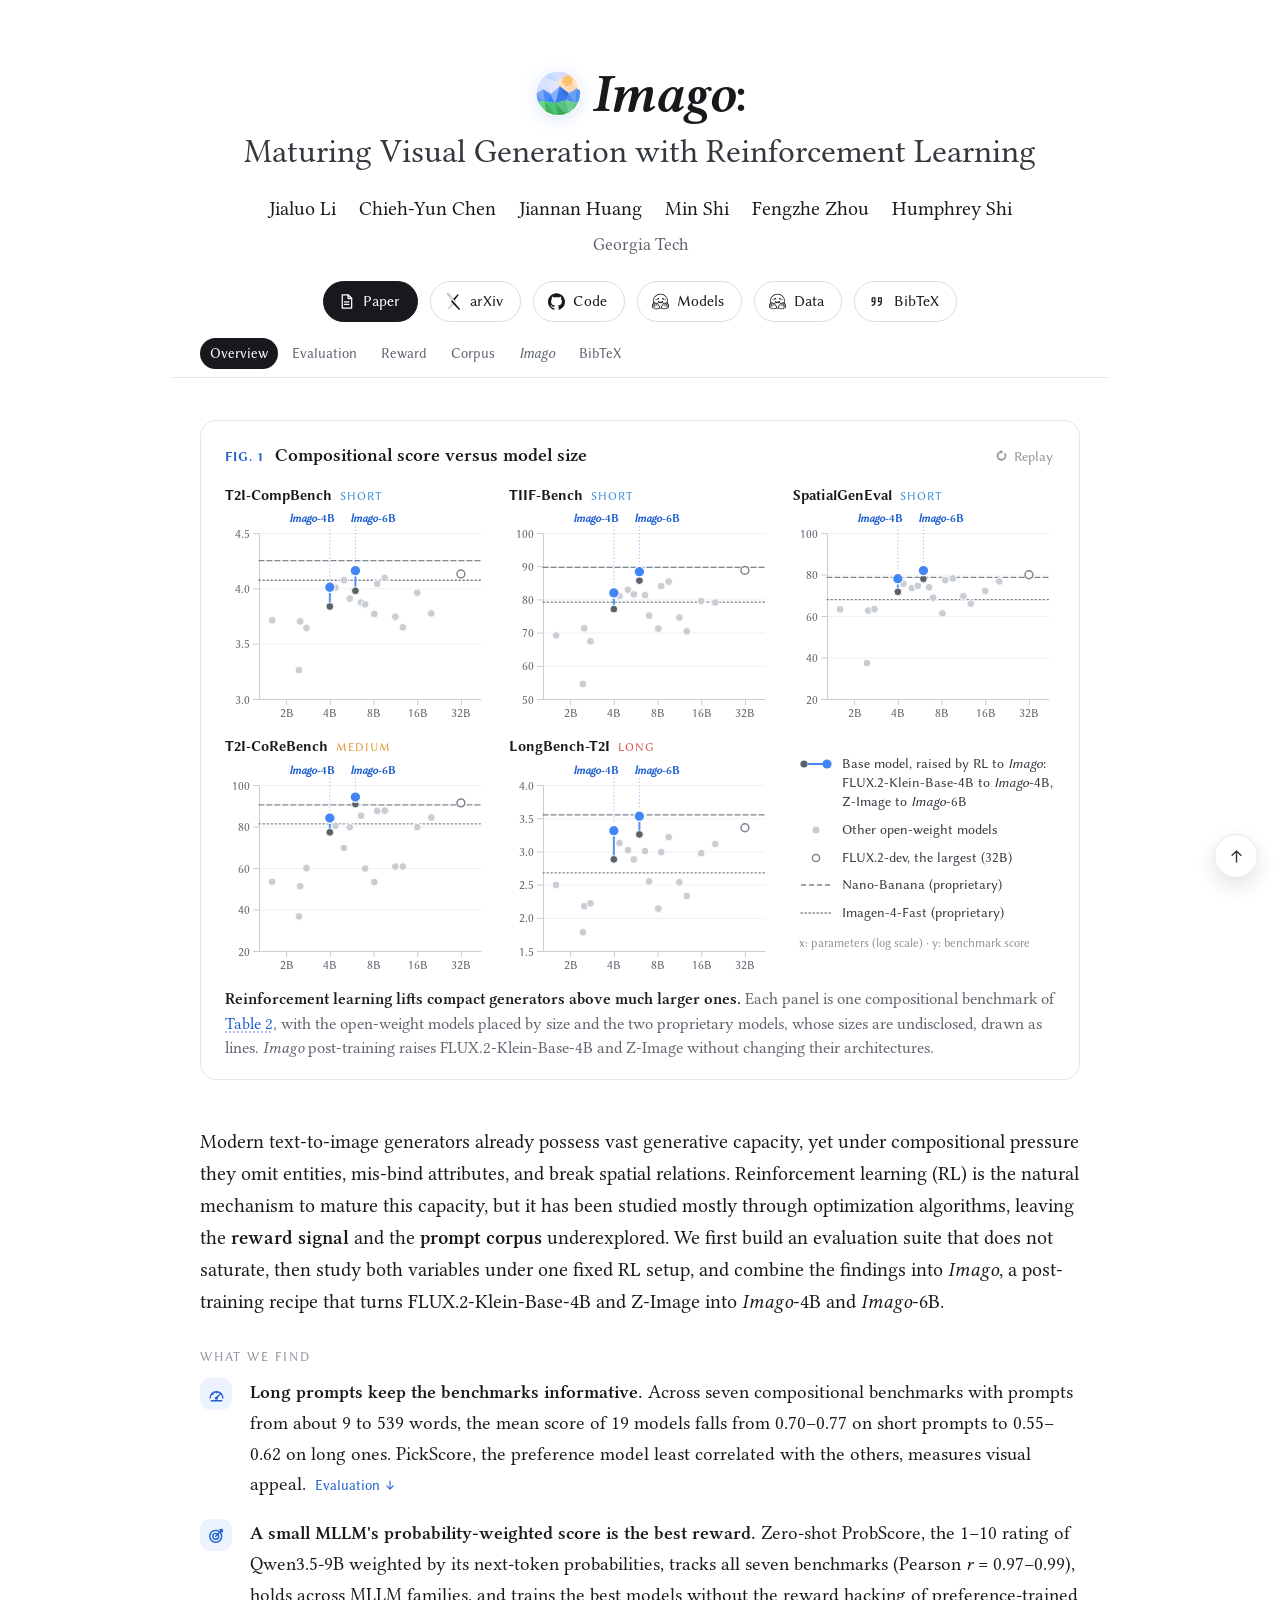
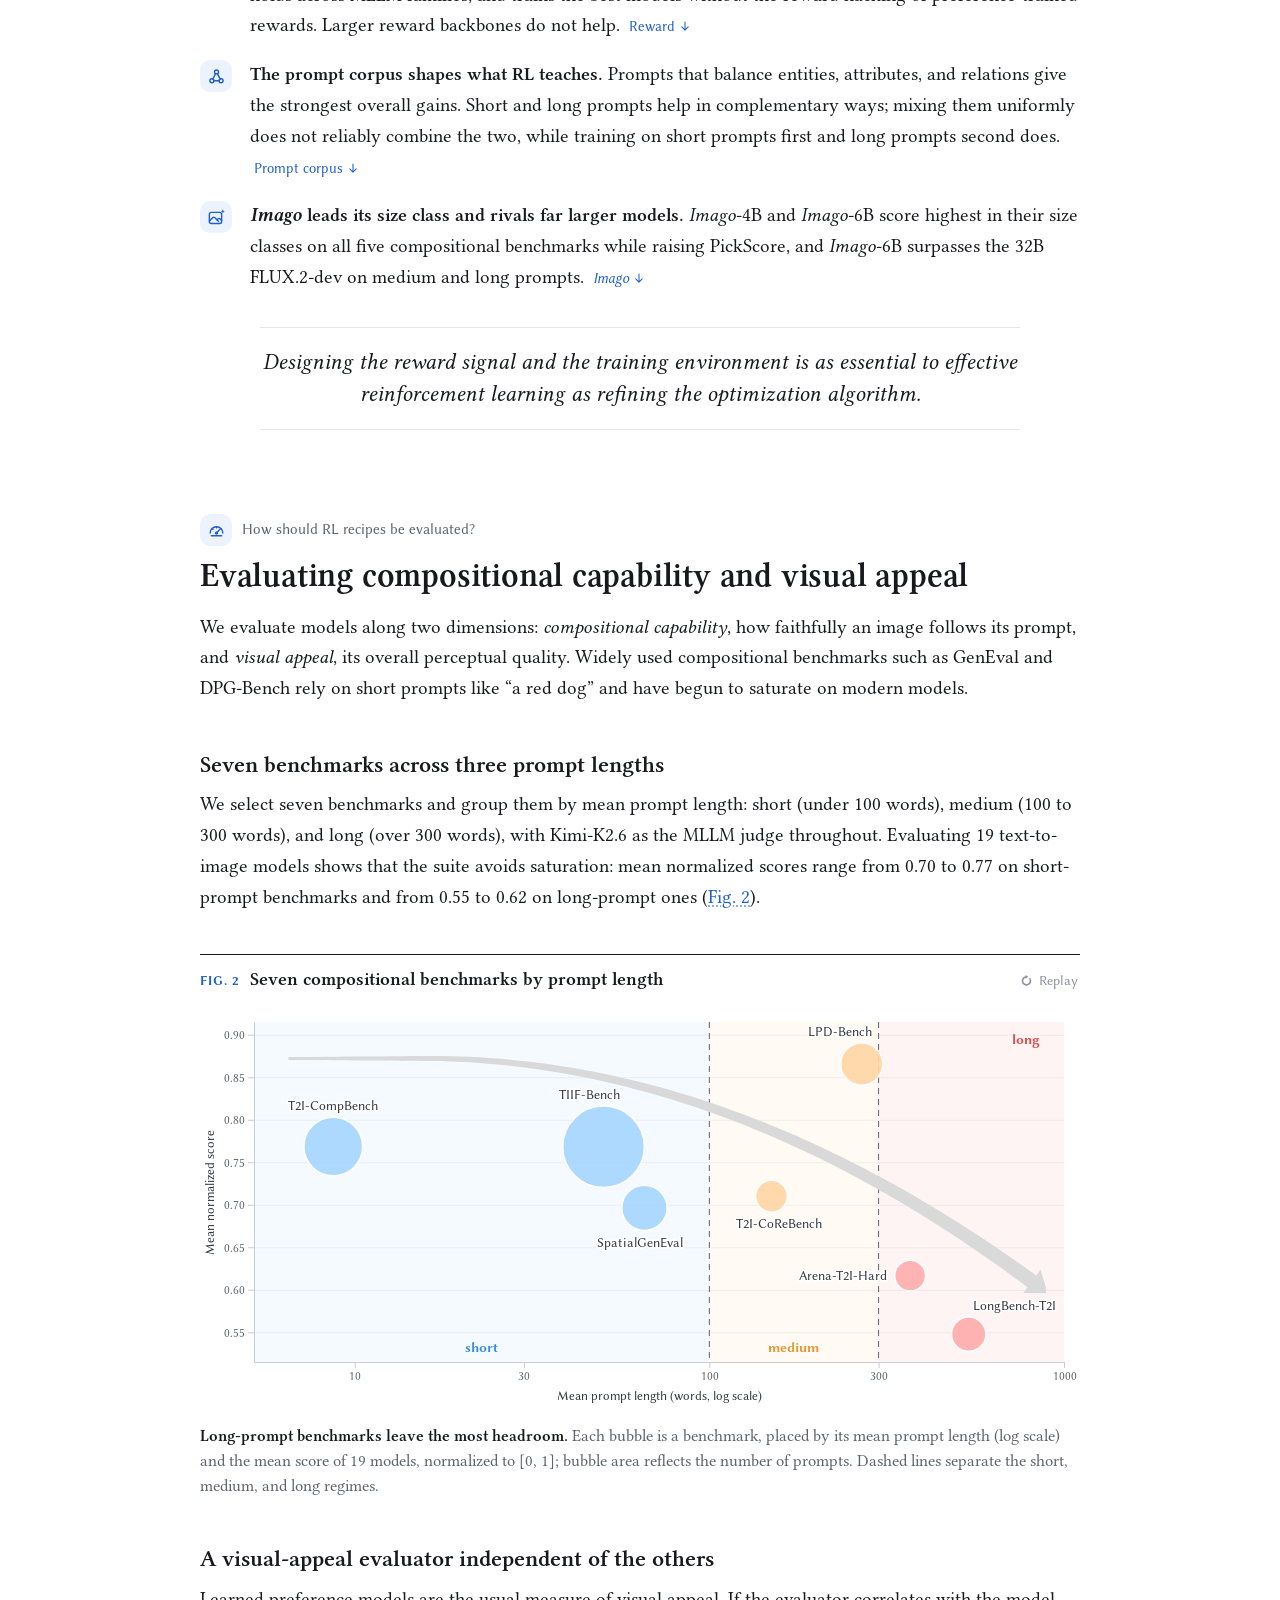
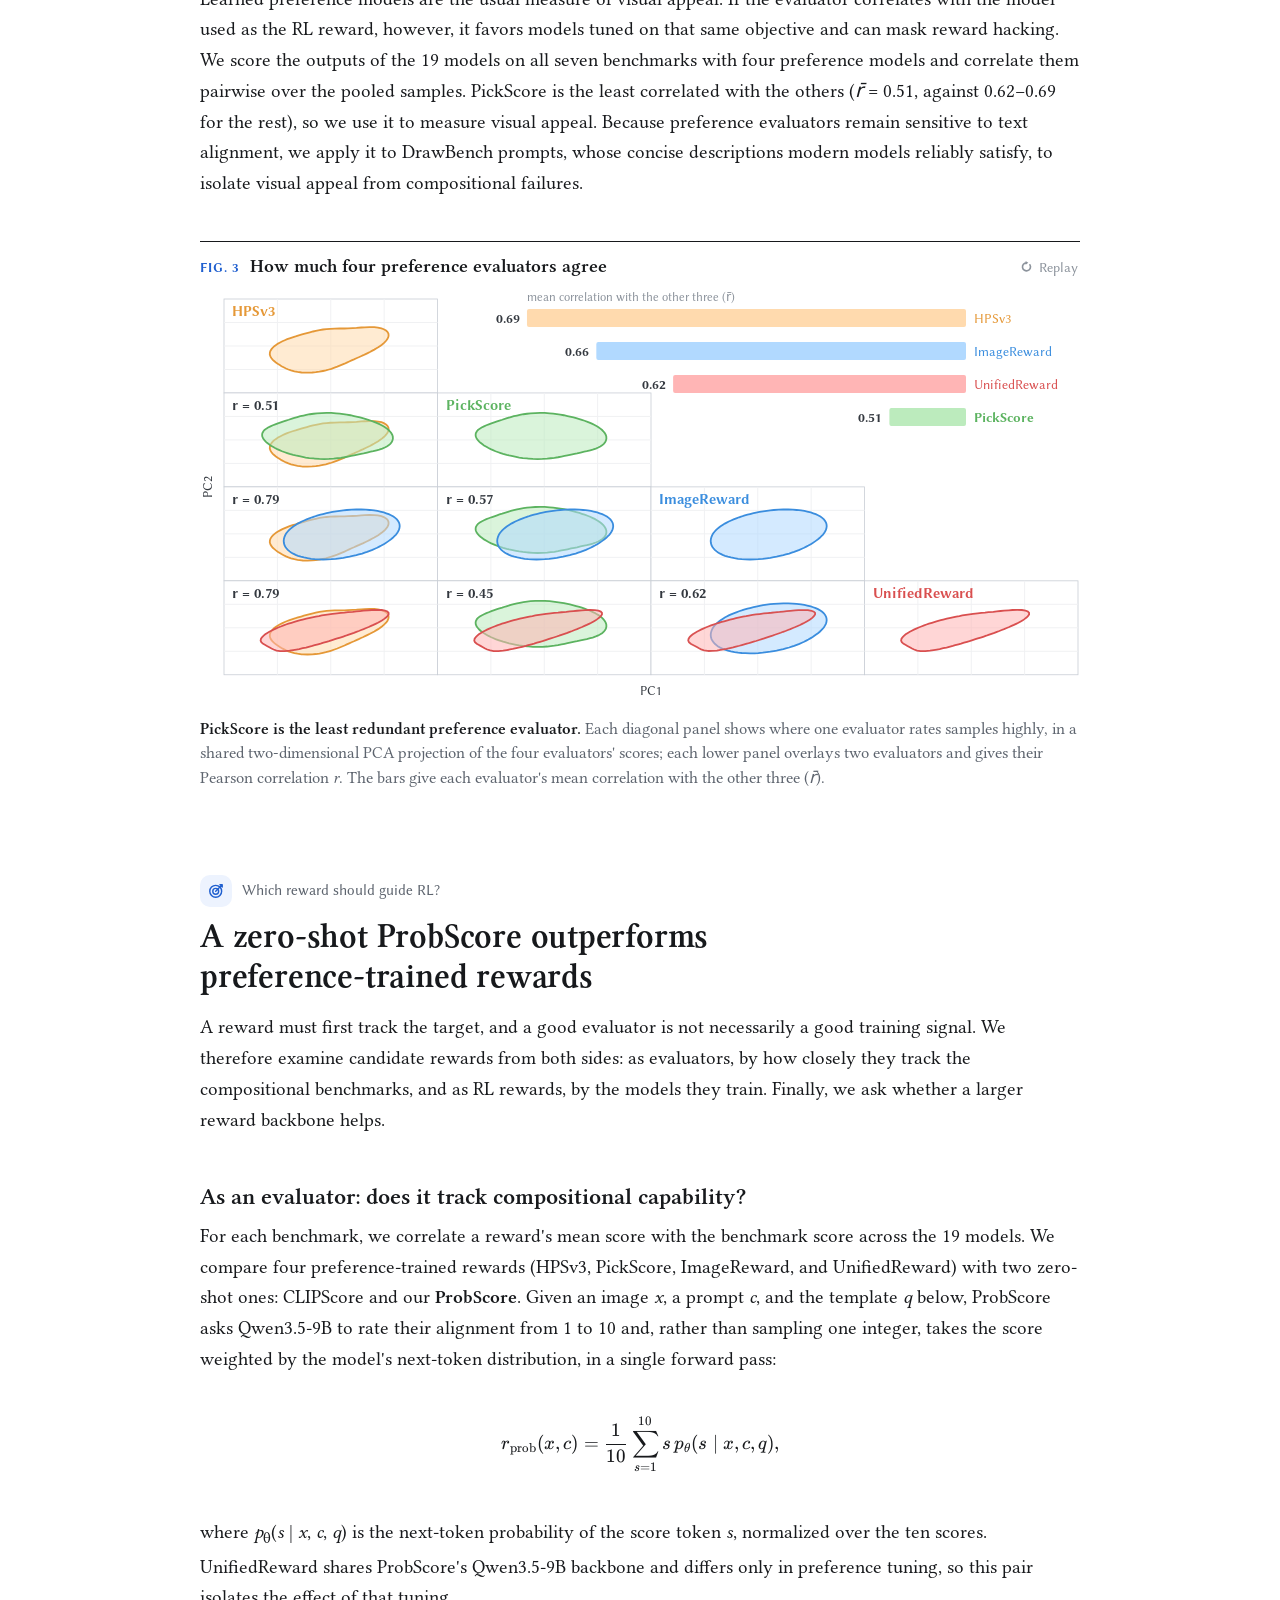
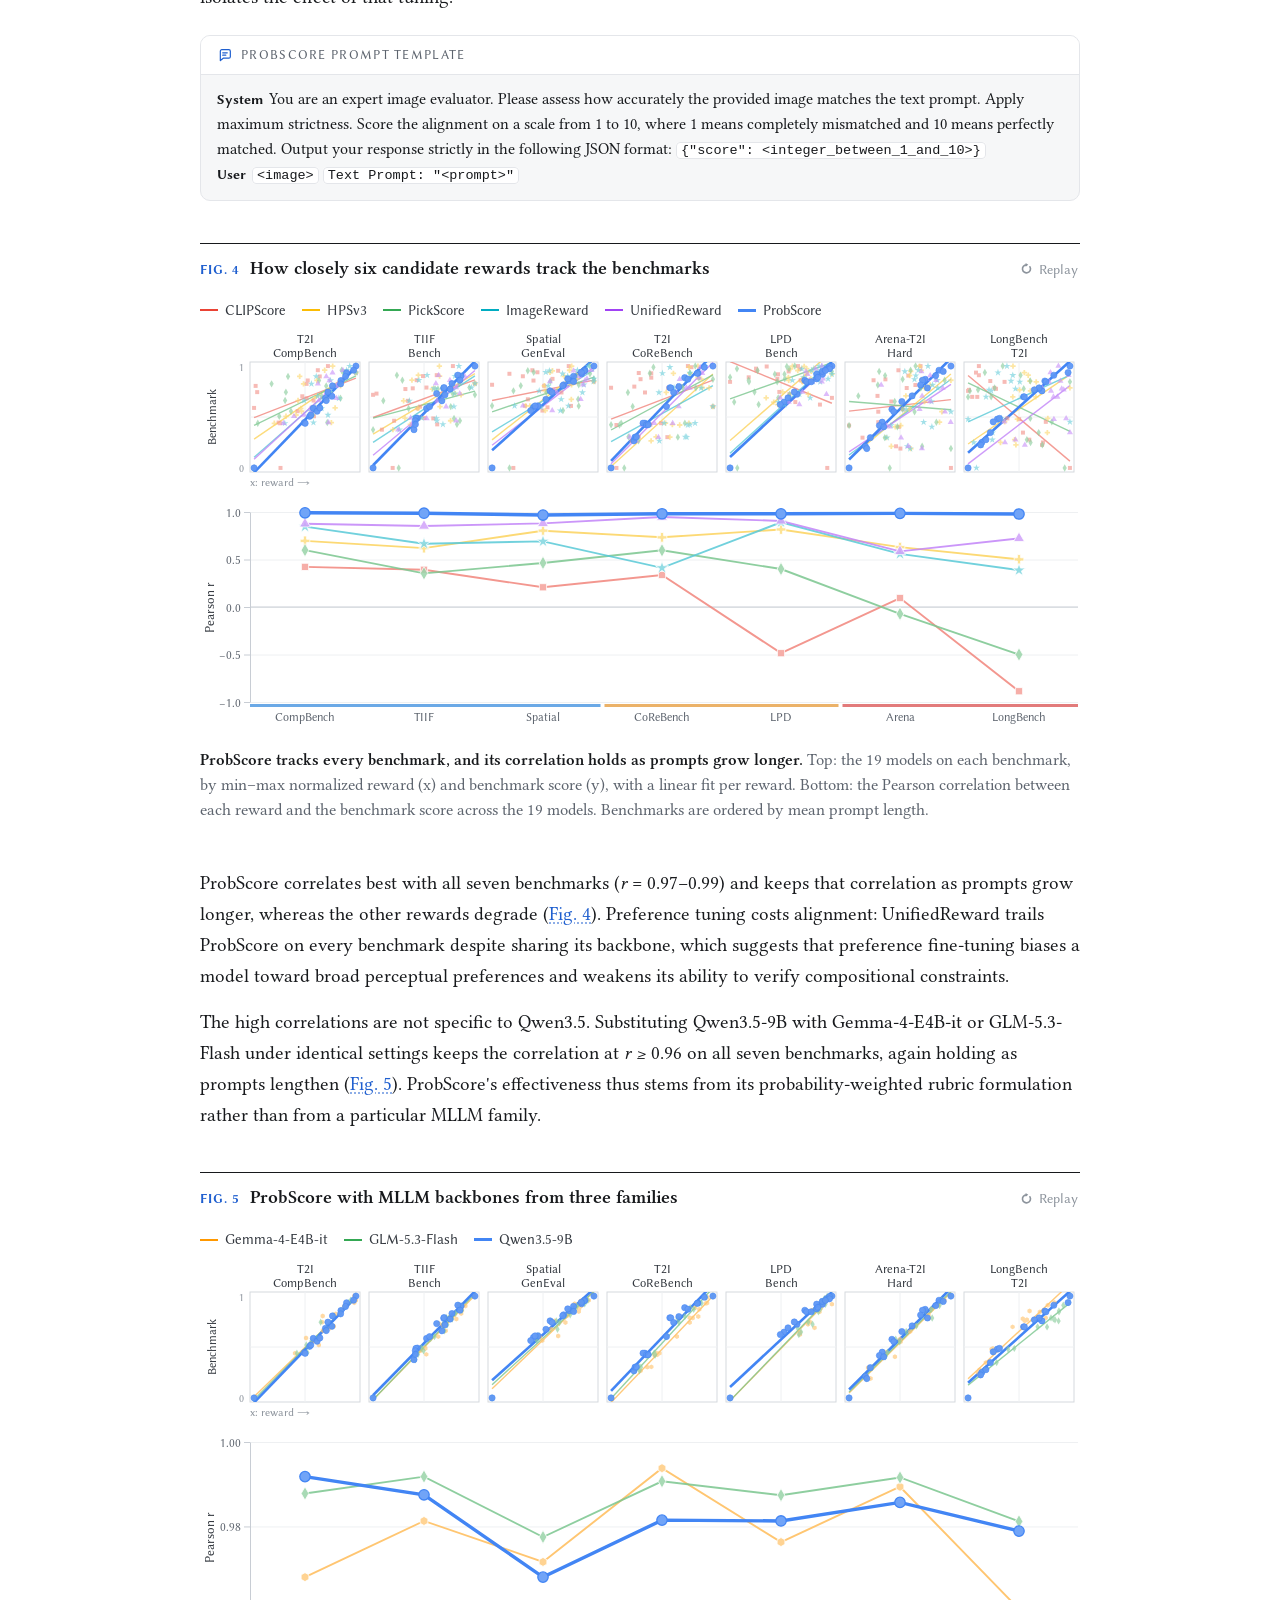
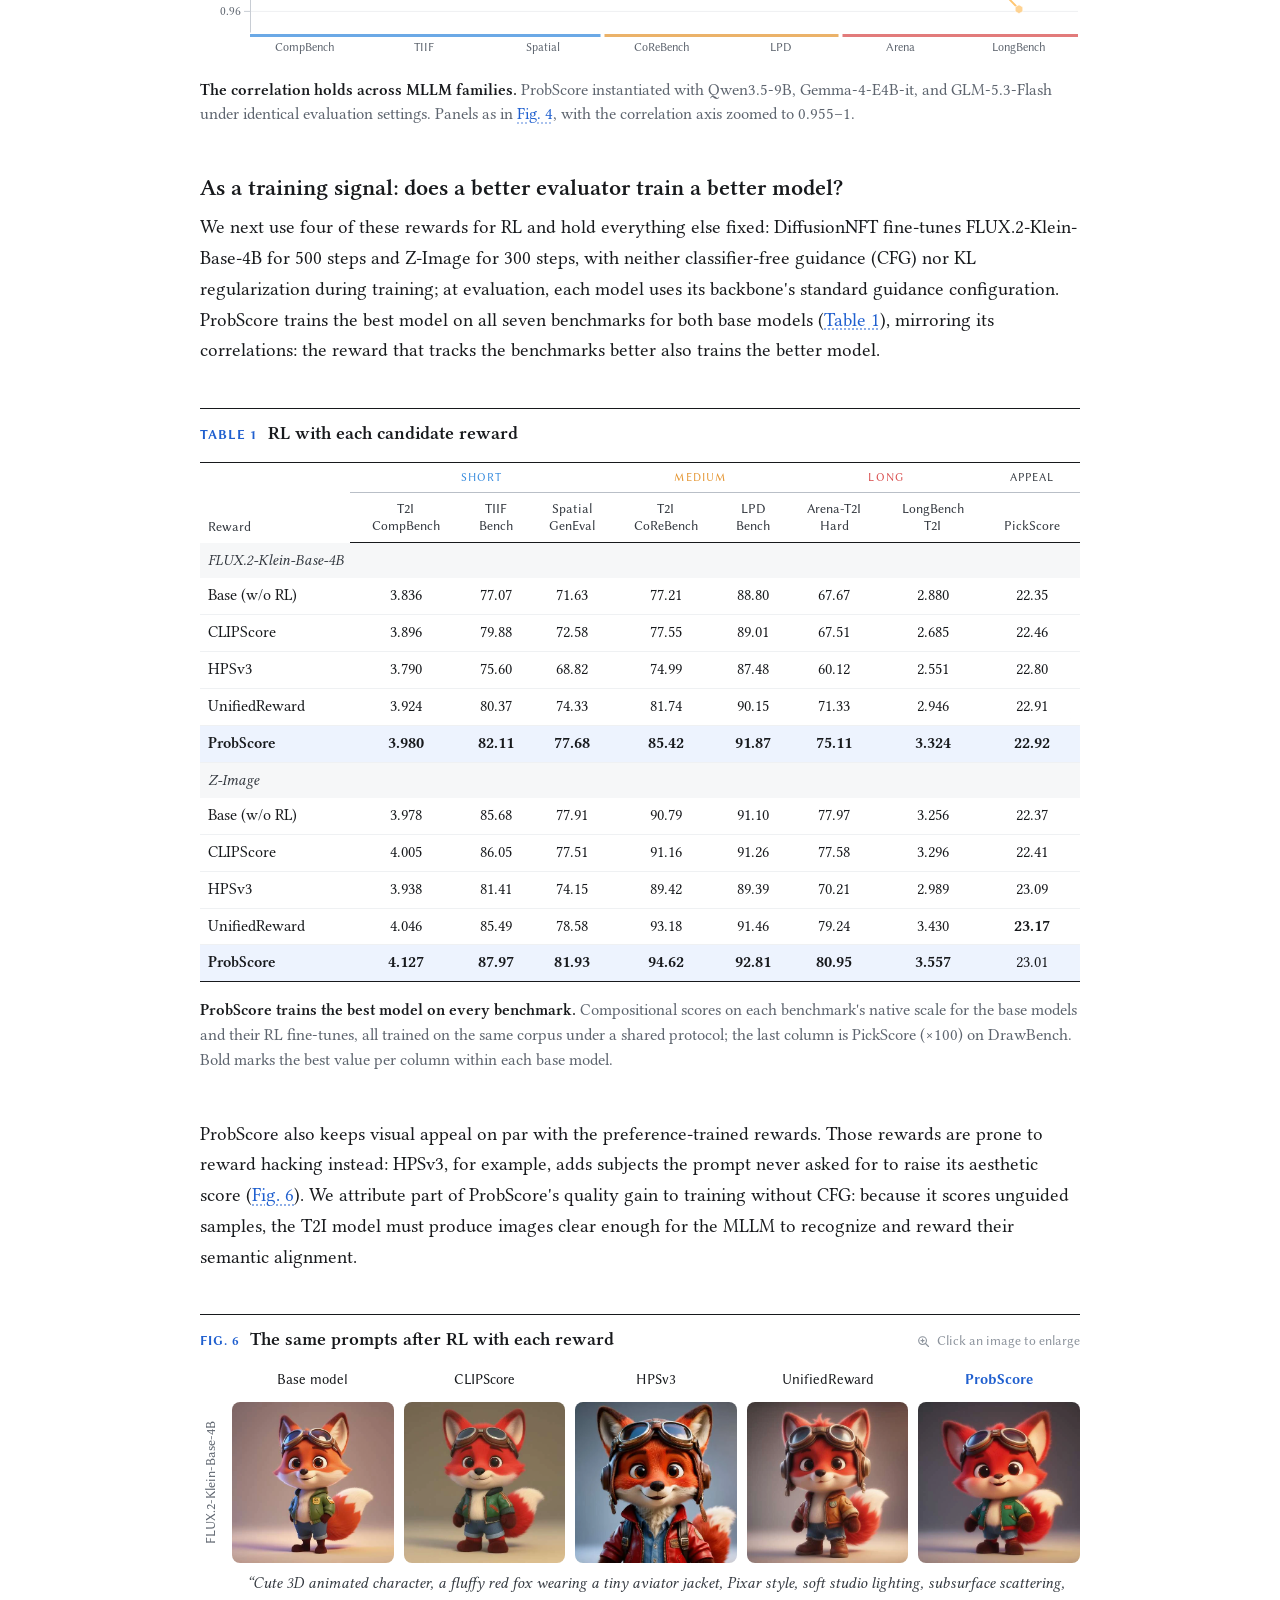
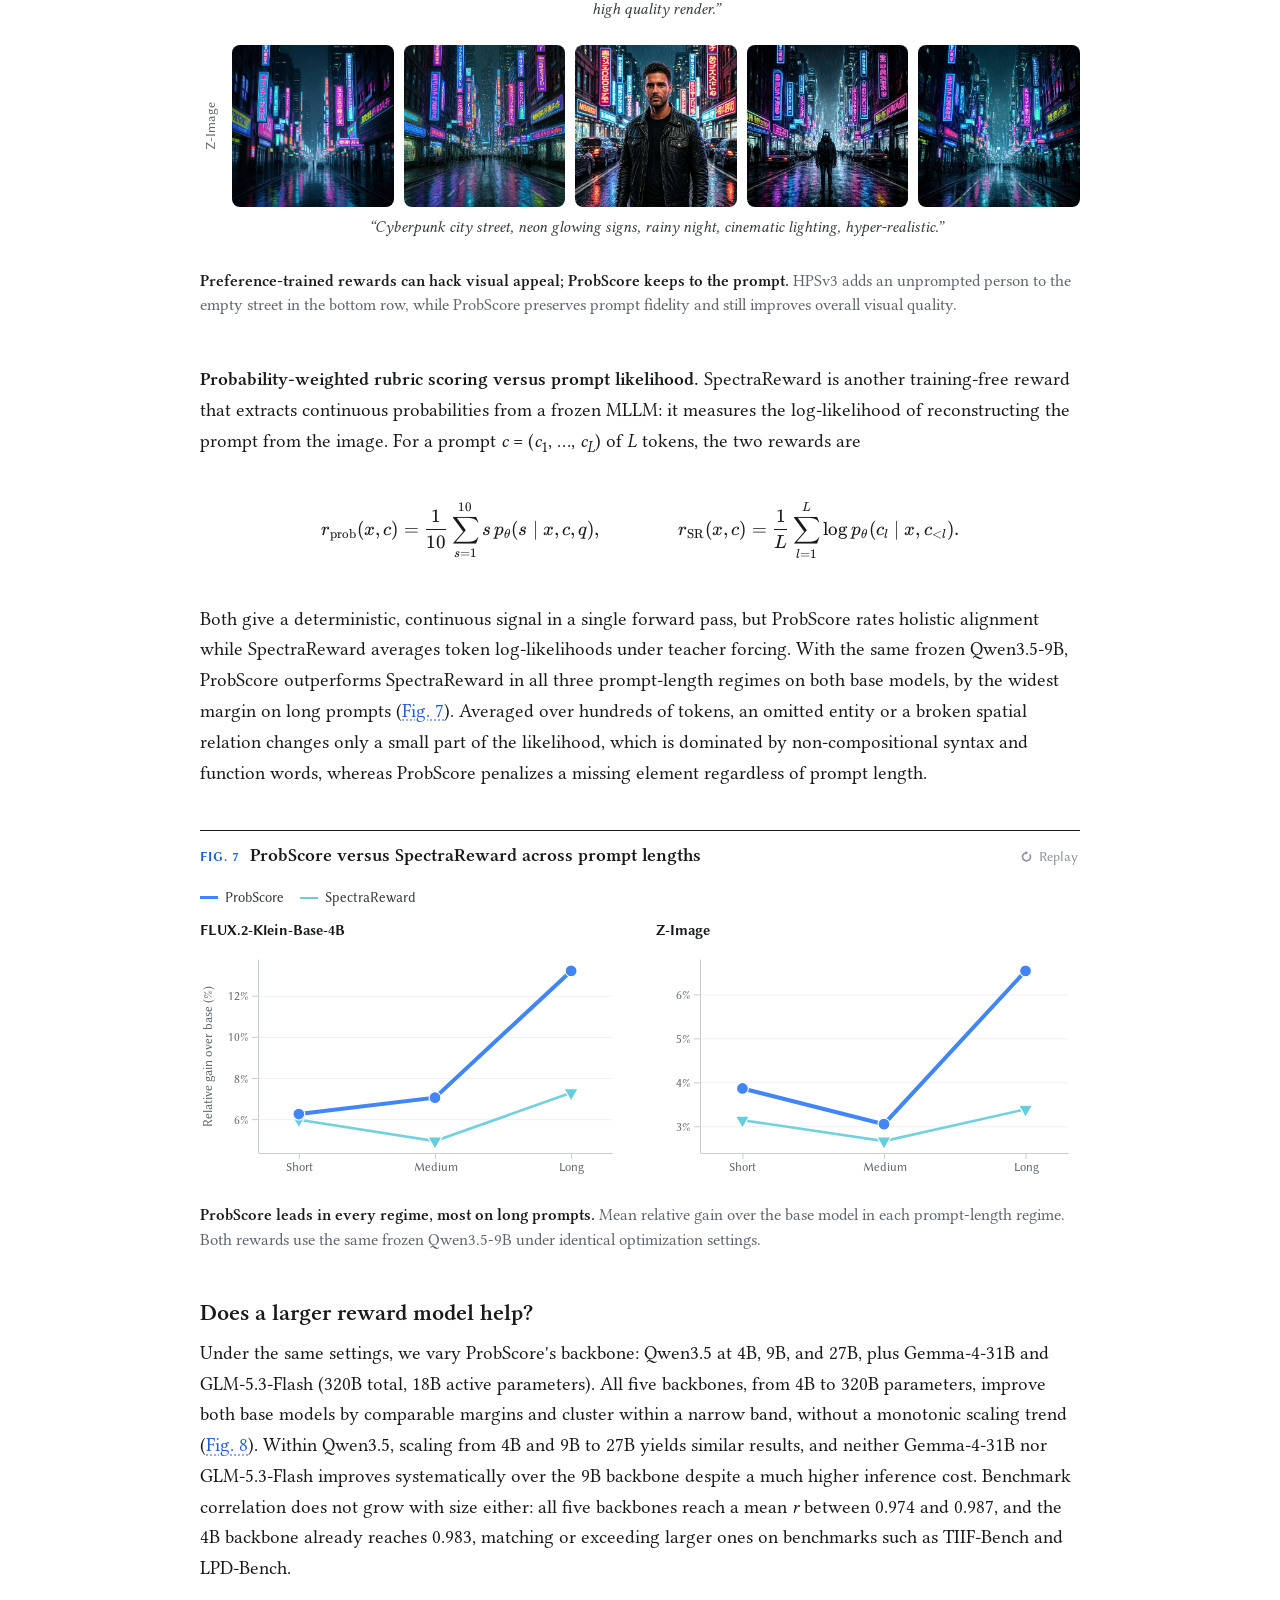
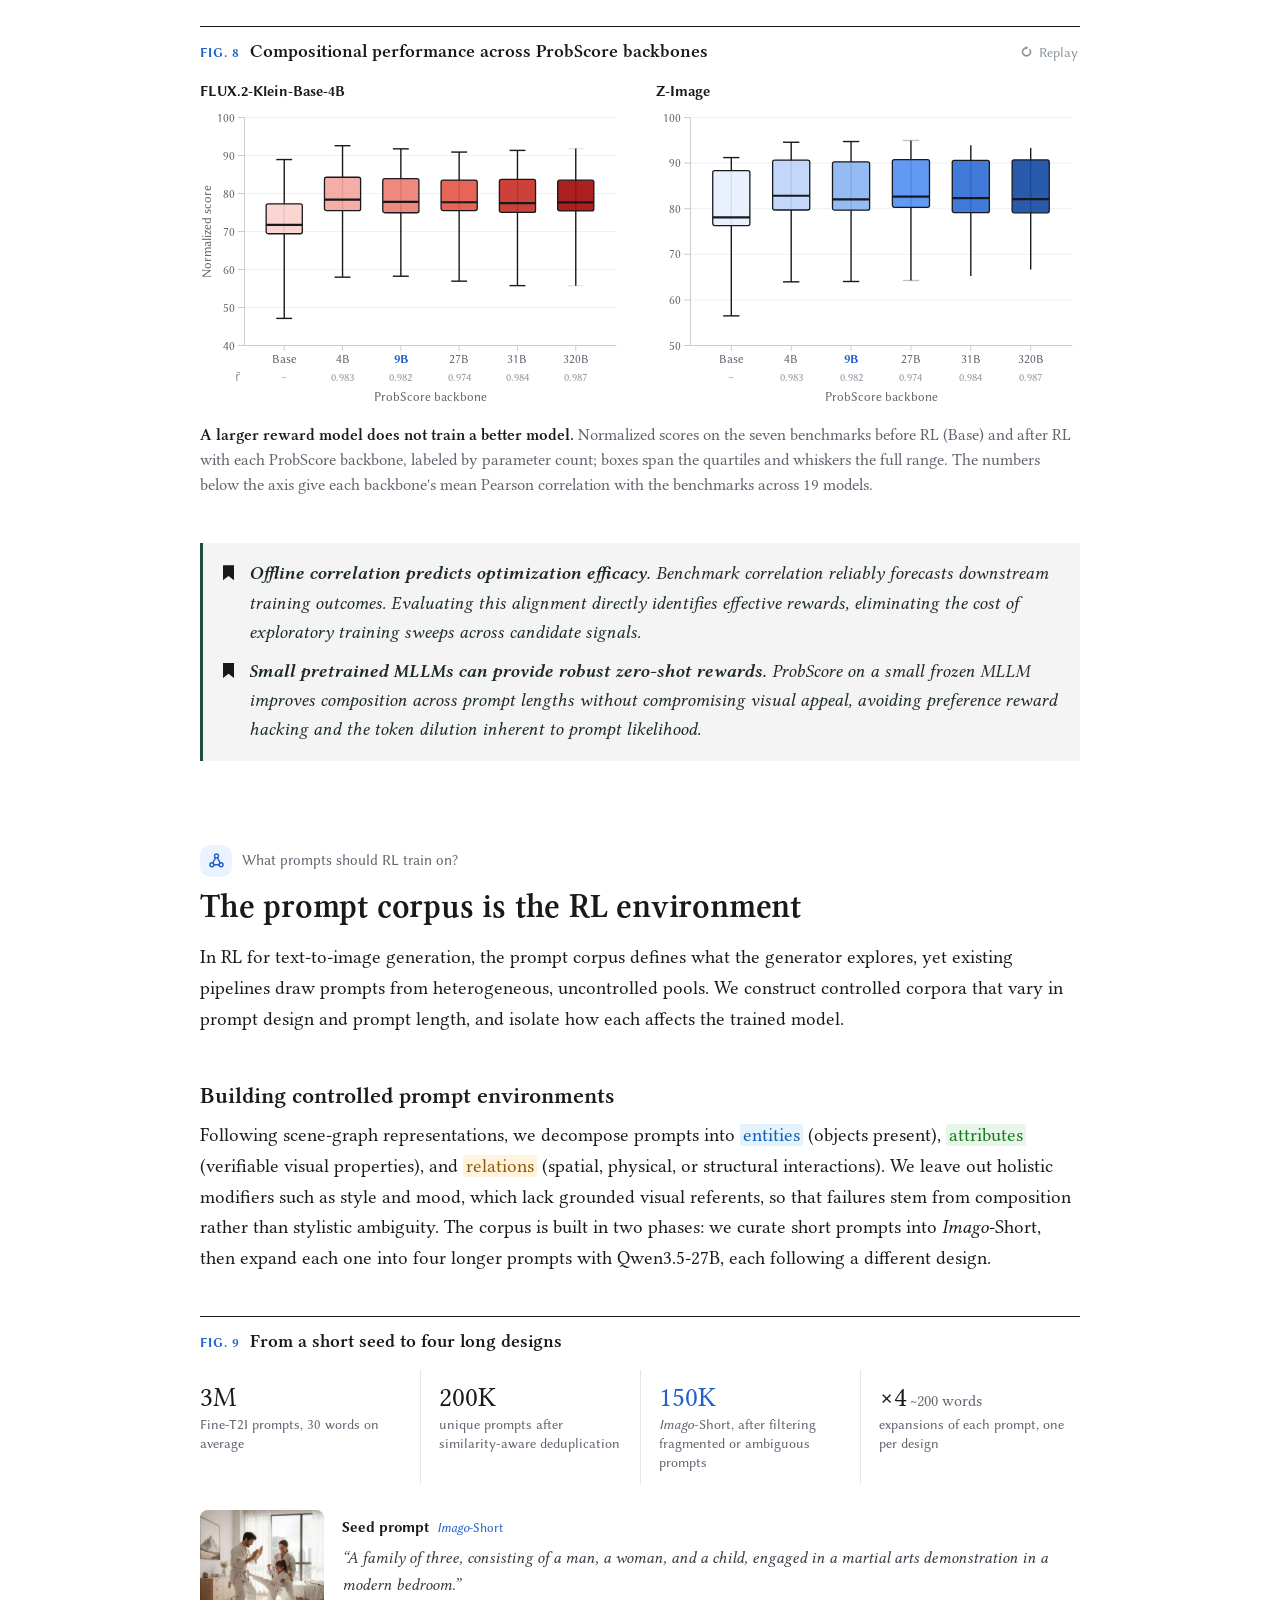
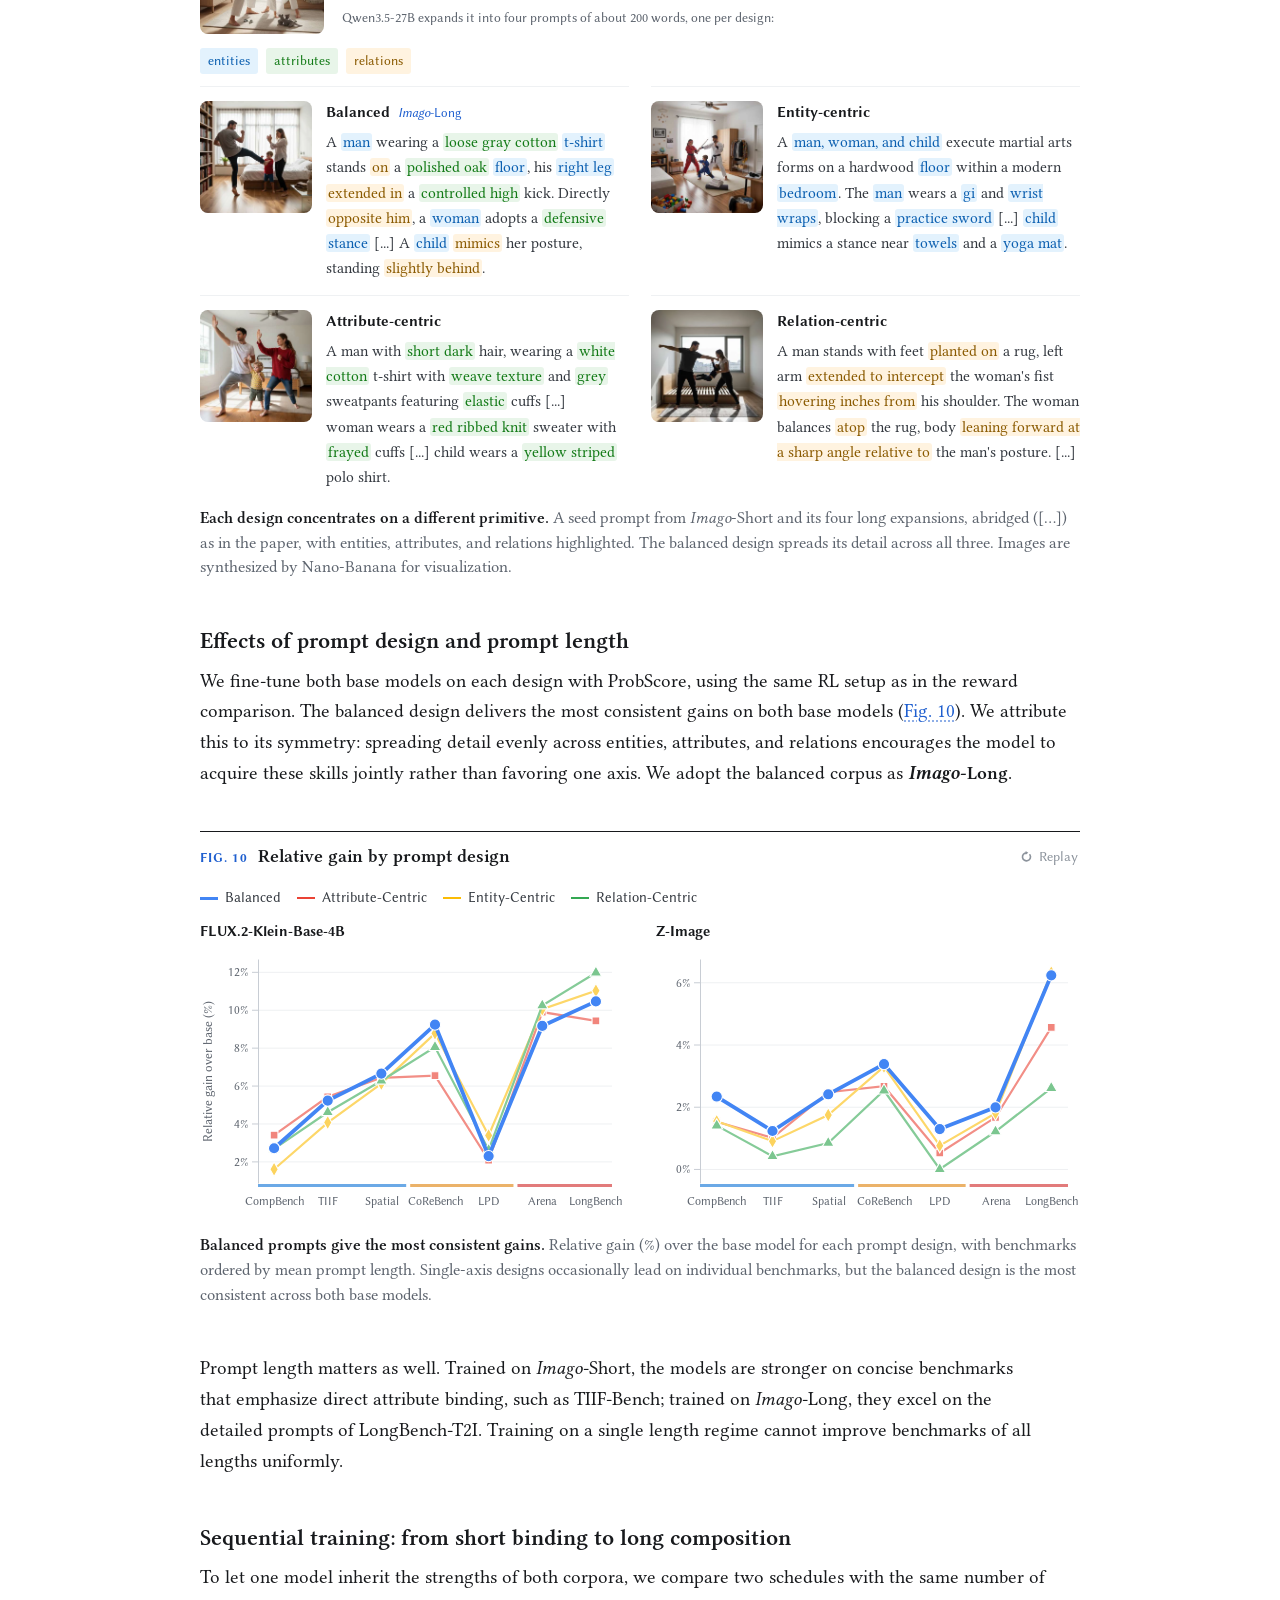
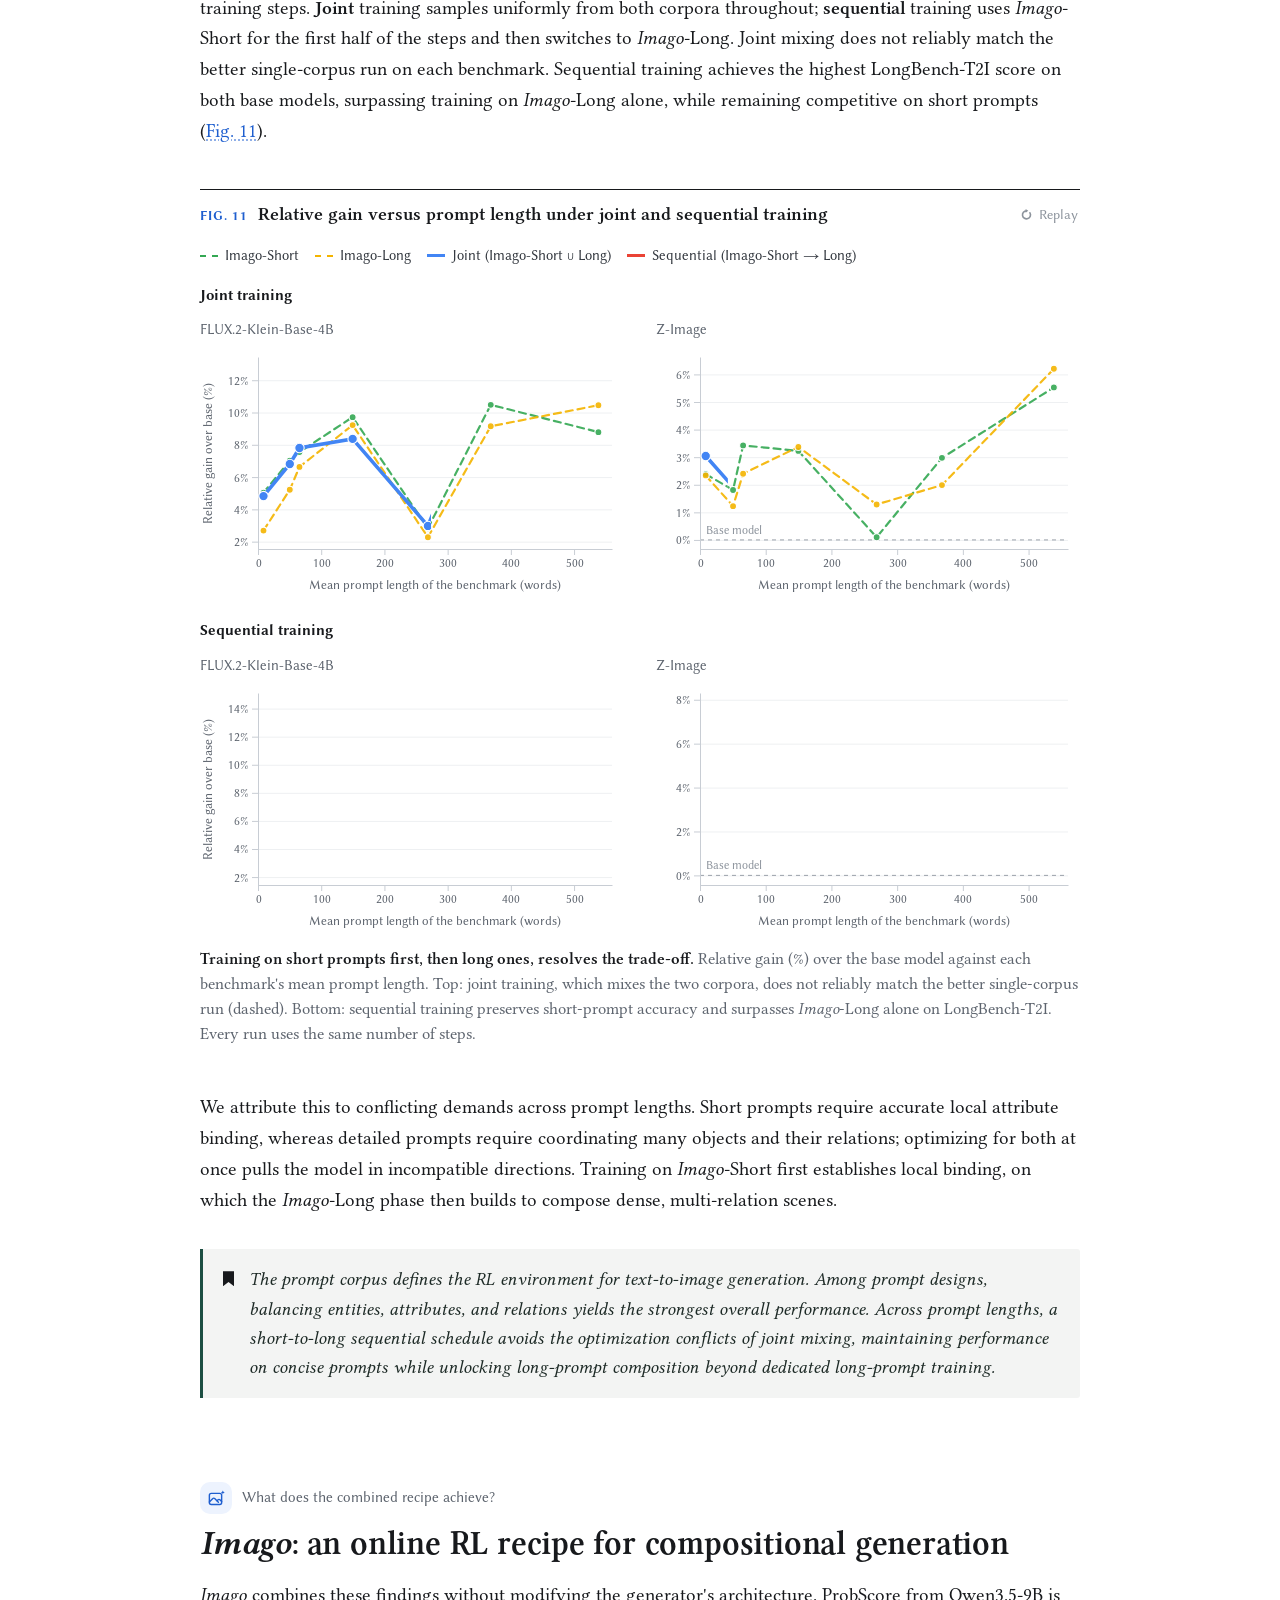
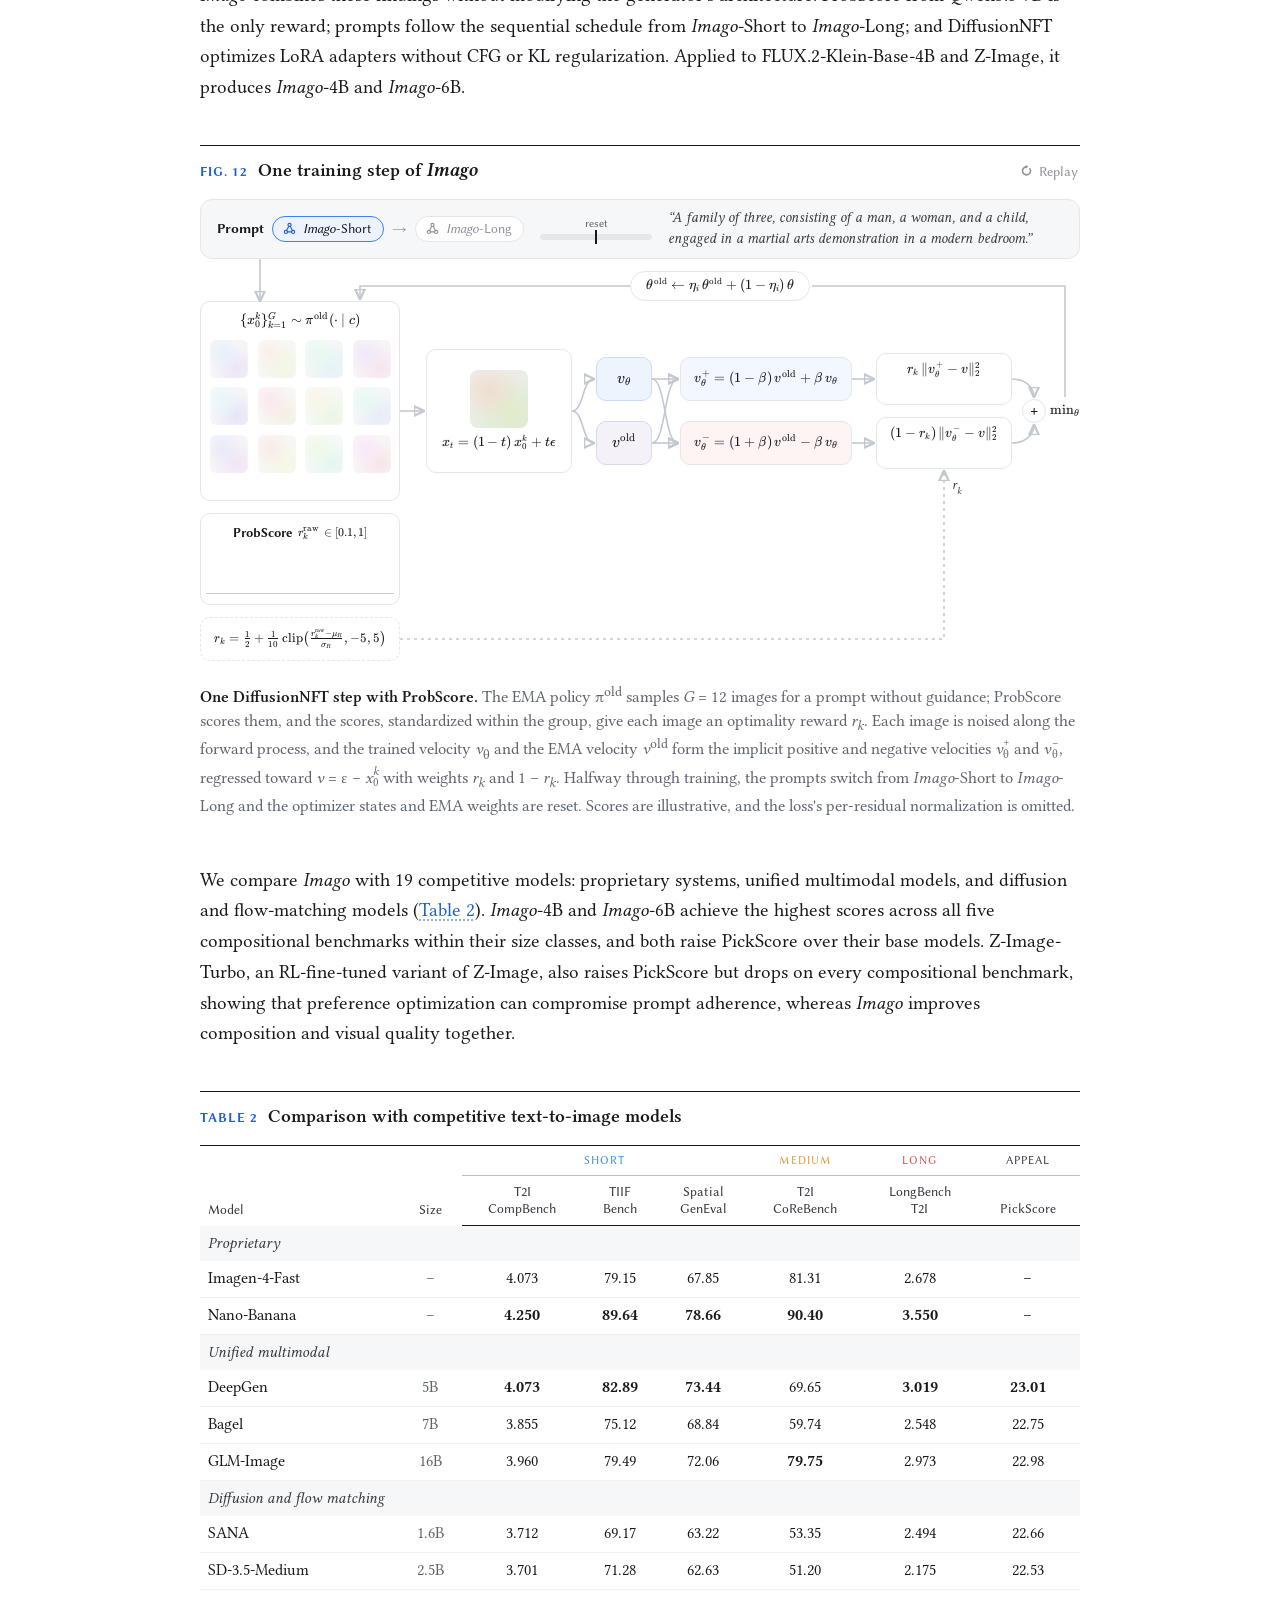
<file: imago/index.html>
<!DOCTYPE html>
<html lang="en">
<head>
  <meta charset="utf-8">
  <meta name="viewport" content="width=device-width, initial-scale=1">
  <title>Imago: Maturing Visual Generation with Reinforcement Learning</title>
  <meta name="description" content="Imago is a reinforcement-learning post-training recipe for compositional text-to-image generation: a zero-shot ProbScore reward, a balanced scene-graph prompt corpus, and a short-to-long training schedule.">
  <meta property="og:type" content="website">
  <meta property="og:title" content="Imago: Maturing Visual Generation with Reinforcement Learning">
  <meta property="og:description" content="A zero-shot ProbScore reward, a balanced scene-graph prompt corpus, and a short-to-long schedule turn FLUX.2-Klein-Base-4B and Z-Image into Imago-4B and Imago-6B.">
  <link rel="icon" href="static/img/favicon.svg" type="image/svg+xml">
  <link rel="preload" href="static/fonts/LibertinusSerif-Regular.woff2" as="font" type="font/woff2" crossorigin>
  <link rel="preload" href="static/fonts/LibertinusSans-Regular.woff2" as="font" type="font/woff2" crossorigin>
  <link rel="stylesheet" href="static/vendor/katex/katex.min.css">
  <link rel="stylesheet" href="static/css/site.css">
</head>
<body>

<!-- contents: on wide screens a side list whose dots fill in as you read; below that, a sticky tab bar -->
<nav class="toc" aria-label="Contents">
  <p>Contents</p>
  <ol>
    <span class="prog"></span>
    <li><a href="#top">Overview</a></li>
    <li><a href="#evaluation">Evaluation</a></li>
    <li><a href="#reward">Reward</a></li>
    <li><a href="#corpus">Prompt corpus</a></li>
    <li><a href="#imago"><i>Imago</i></a></li>
    <li><a href="#citation">BibTeX</a></li>
  </ol>
</nav>

<main class="page">

<!-- ===================================================================== header -->
<header class="hero" id="top">
  <h1><span class="emblem" aria-hidden="true"></span><span class="name">Imago</span>:<span class="sub">Maturing Visual Generation with Reinforcement Learning</span></h1>
  <div class="authors" id="authors"></div>
  <div class="affil" id="affil"></div>
  <nav class="links" id="links" aria-label="Paper links"></nav>
</header>

<nav class="tabs" aria-label="Sections">
  <ol>
    <li><a href="#top">Overview</a></li>
    <li><a href="#evaluation">Evaluation</a></li>
    <li><a href="#reward">Reward</a></li>
    <li><a href="#corpus">Corpus</a></li>
    <li><a href="#imago"><i>Imago</i></a></li>
    <li><a href="#citation">BibTeX</a></li>
  </ol>
</nav>

<!-- ===================================================================== teaser -->
<figure class="teaser" id="fig-teaser" data-fig="teaser">
  <div class="fig-head">
    <h4 class="fig-title"><span class="fn"></span>Compositional score versus model size</h4>
    <div class="fig-tools"><button class="replay" type="button"><svg viewBox="0 0 12 12" aria-hidden="true"><path d="M9.2 4.45A3.7 3.7 0 1 1 6 2.6" fill="none" stroke="currentColor" stroke-width="1.5" stroke-linecap="round"/><path d="M7.6 2.6L5.2 .85v3.5z" fill="currentColor"/></svg>Replay</button></div>
  </div>
  <div class="chart"></div>
  <figcaption><b>Reinforcement learning lifts compact generators above much larger ones.</b> Each panel is one compositional benchmark of <a class="ref" data-ref="tab-main"></a>, with the open-weight models placed by size and the two proprietary models, whose sizes are undisclosed, drawn as lines. <i>Imago</i> post-training raises FLUX.2-Klein-Base-4B and Z-Image without changing their architectures.</figcaption>
</figure>

<!-- ===================================================================== summary -->
<section class="summary" aria-label="Summary">
  <p class="lead">Modern text-to-image generators already possess vast generative capacity, yet under compositional pressure they omit entities, mis-bind attributes, and break spatial relations. Reinforcement learning (RL) is the natural mechanism to mature this capacity, but it has been studied mostly through optimization algorithms, leaving the <b>reward signal</b> and the <b>prompt corpus</b> underexplored. We first build an evaluation suite that does not saturate, then study both variables under one fixed RL setup, and combine the findings into <i>Imago</i>, a post-training recipe that turns FLUX.2-Klein-Base-4B and Z-Image into <i>Imago</i>-4B and <i>Imago</i>-6B.</p>
  <p class="findings-label">What we find</p>
  <ol class="findings">
    <li data-icon="evaluate"><b>Long prompts keep the benchmarks informative.</b> Across seven compositional benchmarks with prompts from about 9 to 539 words, the mean score of 19 models falls from 0.70–0.77 on short prompts to 0.55–0.62 on long ones. PickScore, the preference model least correlated with the others, measures visual appeal. <a class="jump" href="#evaluation">Evaluation&nbsp;↓</a></li>
    <li data-icon="reward"><b>A small MLLM's probability-weighted score is the best reward.</b> Zero-shot ProbScore, the 1–10 rating of Qwen3.5-9B weighted by its next-token probabilities, tracks all seven benchmarks (Pearson <i>r</i> = 0.97–0.99), holds across MLLM families, and trains the best models without the reward hacking of preference-trained rewards. Larger reward backbones do not help. <a class="jump" href="#reward">Reward&nbsp;↓</a></li>
    <li data-icon="corpus"><b>The prompt corpus shapes what RL teaches.</b> Prompts that balance entities, attributes, and relations give the strongest overall gains. Short and long prompts help in complementary ways; mixing them uniformly does not reliably combine the two, while training on short prompts first and long prompts second does. <a class="jump" href="#corpus">Prompt corpus&nbsp;↓</a></li>
    <li data-icon="image"><b><i>Imago</i> leads its size class and rivals far larger models.</b> <i>Imago</i>-4B and <i>Imago</i>-6B score highest in their size classes on all five compositional benchmarks while raising PickScore, and <i>Imago</i>-6B surpasses the 32B FLUX.2-dev on medium and long prompts. <a class="jump" href="#imago"><i>Imago</i>&nbsp;↓</a></li>
  </ol>
  <p class="epigraph">Designing the reward signal and the training environment is as essential to effective reinforcement learning as refining the optimization algorithm.</p>
</section>

<!-- ===================================================================== evaluation -->
<section class="sec" id="evaluation" data-icon="evaluate">
  <p class="kicker"><span>How should RL recipes be evaluated?</span></p>
  <h2>Evaluating compositional capability and visual appeal</h2>
  <p>We evaluate models along two dimensions: <em>compositional capability</em>, how faithfully an image follows its prompt, and <em>visual appeal</em>, its overall perceptual quality. Widely used compositional benchmarks such as GenEval and DPG-Bench rely on short prompts like “a red dog” and have begun to saturate on modern models.</p>

  <h3>Seven benchmarks across three prompt lengths</h3>
  <p>We select seven benchmarks and group them by mean prompt length: short (under 100 words), medium (100 to 300 words), and long (over 300 words), with Kimi-K2.6 as the MLLM judge throughout. Evaluating 19 text-to-image models shows that the suite avoids saturation: mean normalized scores range from 0.70 to 0.77 on short-prompt benchmarks and from 0.55 to 0.62 on long-prompt ones (<a class="ref" data-ref="fig-bench"></a>).</p>

  <figure id="fig-bench" data-fig="benchmarks">
    <div class="fig-head">
      <h4 class="fig-title"><span class="fn"></span>Seven compositional benchmarks by prompt length</h4>
      <div class="fig-tools"><button class="replay" type="button"><svg viewBox="0 0 12 12" aria-hidden="true"><path d="M9.2 4.45A3.7 3.7 0 1 1 6 2.6" fill="none" stroke="currentColor" stroke-width="1.5" stroke-linecap="round"/><path d="M7.6 2.6L5.2 .85v3.5z" fill="currentColor"/></svg>Replay</button></div>
    </div>
    <div class="chart"></div>
    <figcaption><b>Long-prompt benchmarks leave the most headroom.</b> Each bubble is a benchmark, placed by its mean prompt length (log scale) and the mean score of 19 models, normalized to [0, 1]; bubble area reflects the number of prompts. Dashed lines separate the short, medium, and long regimes.</figcaption>
  </figure>

  <h3>A visual-appeal evaluator independent of the others</h3>
  <p>Learned preference models are the usual measure of visual appeal. If the evaluator correlates with the model used as the RL reward, however, it favors models tuned on that same objective and can mask reward hacking. We score the outputs of the 19 models on all seven benchmarks with four preference models and correlate them pairwise over the pooled samples. PickScore is the least correlated with the others (<i>r̄</i> = 0.51, against 0.62–0.69 for the rest), so we use it to measure visual appeal. Because preference evaluators remain sensitive to text alignment, we apply it to DrawBench prompts, whose concise descriptions modern models reliably satisfy, to isolate visual appeal from compositional failures.</p>

  <figure id="fig-pref" data-fig="prefEval">
    <div class="fig-head">
      <h4 class="fig-title"><span class="fn"></span>How much four preference evaluators agree</h4>
      <div class="fig-tools"><button class="replay" type="button"><svg viewBox="0 0 12 12" aria-hidden="true"><path d="M9.2 4.45A3.7 3.7 0 1 1 6 2.6" fill="none" stroke="currentColor" stroke-width="1.5" stroke-linecap="round"/><path d="M7.6 2.6L5.2 .85v3.5z" fill="currentColor"/></svg>Replay</button></div>
    </div>
    <div class="chart"></div>
    <figcaption><b>PickScore is the least redundant preference evaluator.</b> Each diagonal panel shows where one evaluator rates samples highly, in a shared two-dimensional PCA projection of the four evaluators' scores; each lower panel overlays two evaluators and gives their Pearson correlation <i>r</i>. The bars give each evaluator's mean correlation with the other three (<i>r̄</i>).</figcaption>
  </figure>
</section>

<!-- ===================================================================== reward -->
<section class="sec" id="reward" data-icon="reward">
  <p class="kicker"><span>Which reward should guide RL?</span></p>
  <h2>A zero-shot ProbScore outperforms preference-trained rewards</h2>
  <p>A reward must first track the target, and a good evaluator is not necessarily a good training signal. We therefore examine candidate rewards from both sides: as evaluators, by how closely they track the compositional benchmarks, and as RL rewards, by the models they train. Finally, we ask whether a larger reward backbone helps.</p>

  <h3>As an evaluator: does it track compositional capability?</h3>
  <p>For each benchmark, we correlate a reward's mean score with the benchmark score across the 19 models. We compare four preference-trained rewards (HPSv3, PickScore, ImageReward, and UnifiedReward) with two zero-shot ones: CLIPScore and our <b>ProbScore</b>. Given an image <i>x</i>, a prompt <i>c</i>, and the template <i>q</i> below, ProbScore asks Qwen3.5-9B to rate their alignment from 1 to 10 and, rather than sampling one integer, takes the score weighted by the model's next-token distribution, in a single forward pass:</p>
  <div class="math" data-tex="r_{\mathrm{prob}}(x,c)=\frac{1}{10}\sum_{s=1}^{10} s\,p_\theta(s\mid x,c,q),">r_prob(x, c) = (1/10) Σ s · p(s | x, c, q)</div>
  <p>where <i>p</i><sub>θ</sub>(<i>s</i> | <i>x</i>, <i>c</i>, <i>q</i>) is the next-token probability of the score token <i>s</i>, normalized over the ten scores. UnifiedReward shares ProbScore's Qwen3.5-9B backbone and differs only in preference tuning, so this pair isolates the effect of that tuning.</p>

  <div class="template">
    <div class="t-head">ProbScore prompt template</div>
    <div class="t-body"><span class="role">System</span>You are an expert image evaluator. Please assess how accurately the provided image matches the text prompt. Apply maximum strictness. Score the alignment on a scale from 1 to 10, where 1 means completely mismatched and 10 means perfectly matched. Output your response strictly in the following JSON format: <code>{"score": &lt;integer_between_1_and_10&gt;}</code><br><span class="role">User</span><code>&lt;image&gt;</code> <code>Text Prompt: "&lt;prompt&gt;"</code></div>
  </div>

  <figure id="fig-align" data-fig="rewardAlign">
    <div class="fig-head">
      <h4 class="fig-title"><span class="fn"></span>How closely six candidate rewards track the benchmarks</h4>
      <div class="fig-tools"><button class="replay" type="button"><svg viewBox="0 0 12 12" aria-hidden="true"><path d="M9.2 4.45A3.7 3.7 0 1 1 6 2.6" fill="none" stroke="currentColor" stroke-width="1.5" stroke-linecap="round"/><path d="M7.6 2.6L5.2 .85v3.5z" fill="currentColor"/></svg>Replay</button></div>
    </div>
    <div class="legend"></div>
    <div class="chart"></div>
    <figcaption><b>ProbScore tracks every benchmark, and its correlation holds as prompts grow longer.</b> Top: the 19 models on each benchmark, by min–max normalized reward (x) and benchmark score (y), with a linear fit per reward. Bottom: the Pearson correlation between each reward and the benchmark score across the 19 models. Benchmarks are ordered by mean prompt length.</figcaption>
  </figure>

  <p>ProbScore correlates best with all seven benchmarks (<i>r</i> = 0.97–0.99) and keeps that correlation as prompts grow longer, whereas the other rewards degrade (<a class="ref" data-ref="fig-align"></a>). Preference tuning costs alignment: UnifiedReward trails ProbScore on every benchmark despite sharing its backbone, which suggests that preference fine-tuning biases a model toward broad perceptual preferences and weakens its ability to verify compositional constraints.</p>
  <p>The high correlations are not specific to Qwen3.5. Substituting Qwen3.5-9B with Gemma-4-E4B-it or GLM-5.3-Flash under identical settings keeps the correlation at <i>r</i> ≥ 0.96 on all seven benchmarks, again holding as prompts lengthen (<a class="ref" data-ref="fig-variants"></a>). ProbScore's effectiveness thus stems from its probability-weighted rubric formulation rather than from a particular MLLM family.</p>

  <figure id="fig-variants" data-fig="rewardVariants">
    <div class="fig-head">
      <h4 class="fig-title"><span class="fn"></span>ProbScore with MLLM backbones from three families</h4>
      <div class="fig-tools"><button class="replay" type="button"><svg viewBox="0 0 12 12" aria-hidden="true"><path d="M9.2 4.45A3.7 3.7 0 1 1 6 2.6" fill="none" stroke="currentColor" stroke-width="1.5" stroke-linecap="round"/><path d="M7.6 2.6L5.2 .85v3.5z" fill="currentColor"/></svg>Replay</button></div>
    </div>
    <div class="legend"></div>
    <div class="chart"></div>
    <figcaption><b>The correlation holds across MLLM families.</b> ProbScore instantiated with Qwen3.5-9B, Gemma-4-E4B-it, and GLM-5.3-Flash under identical evaluation settings. Panels as in <a class="ref" data-ref="fig-align"></a>, with the correlation axis zoomed to 0.955–1.</figcaption>
  </figure>

  <h3>As a training signal: does a better evaluator train a better model?</h3>
  <p>We next use four of these rewards for RL and hold everything else fixed: DiffusionNFT fine-tunes FLUX.2-Klein-Base-4B for 500 steps and Z-Image for 300 steps, with neither classifier-free guidance (CFG) nor KL regularization during training; at evaluation, each model uses its backbone's standard guidance configuration. ProbScore trains the best model on all seven benchmarks for both base models (<a class="ref" data-ref="tab-reward"></a>), mirroring its correlations: the reward that tracks the benchmarks better also trains the better model.</p>

  <figure id="tab-reward" data-fig="rewardTable" class="is-table">
    <div class="fig-head">
      <h4 class="fig-title"><span class="fn"></span>RL with each candidate reward</h4>
    </div>
    <div class="table-wrap"></div>
    <figcaption><b>ProbScore trains the best model on every benchmark.</b> Compositional scores on each benchmark's native scale for the base models and their RL fine-tunes, all trained on the same corpus under a shared protocol; the last column is PickScore (×100) on DrawBench. Bold marks the best value per column within each base model.</figcaption>
  </figure>

  <p>ProbScore also keeps visual appeal on par with the preference-trained rewards. Those rewards are prone to reward hacking instead: HPSv3, for example, adds subjects the prompt never asked for to raise its aesthetic score (<a class="ref" data-ref="fig-hack"></a>). We attribute part of ProbScore's quality gain to training without CFG: because it scores unguided samples, the T2I model must produce images clear enough for the MLLM to recognize and reward their semantic alignment.</p>

  <figure id="fig-hack" data-fig="rewardHacking">
    <div class="fig-head">
      <h4 class="fig-title"><span class="fn"></span>The same prompts after RL with each reward</h4>
      <div class="fig-tools"><span class="hint">Click an image to enlarge</span></div>
    </div>
    <div class="imgrid"></div>
    <figcaption><b>Preference-trained rewards can hack visual appeal; ProbScore keeps to the prompt.</b> HPSv3 adds an unprompted person to the empty street in the bottom row, while ProbScore preserves prompt fidelity and still improves overall visual quality.</figcaption>
  </figure>

  <p><b>Probability-weighted rubric scoring versus prompt likelihood.</b> SpectraReward is another training-free reward that extracts continuous probabilities from a frozen MLLM: it measures the log-likelihood of reconstructing the prompt from the image. For a prompt <i>c</i> = (<i>c</i><sub>1</sub>, …, <i>c<sub>L</sub></i>) of <i>L</i> tokens, the two rewards are</p>
  <div class="math" data-tex="r_{\mathrm{prob}}(x,c)=\frac{1}{10}\sum_{s=1}^{10} s\,p_\theta(s\mid x,c,q),\qquad\qquad r_{\mathrm{SR}}(x,c)=\frac{1}{L}\sum_{l=1}^{L}\log p_\theta(c_l\mid x,c_{<l})." data-tex-narrow="\begin{gathered}r_{\mathrm{prob}}(x,c)=\frac{1}{10}\sum_{s=1}^{10} s\,p_\theta(s\mid x,c,q),\\[6pt] r_{\mathrm{SR}}(x,c)=\frac{1}{L}\sum_{l=1}^{L}\log p_\theta(c_l\mid x,c_{<l}).\end{gathered}">r_prob(x, c) = (1/10) Σ s · p(s | x, c, q);  r_SR(x, c) = (1/L) Σ log p(c_l | x, c_&lt;l)</div>
  <p>Both give a deterministic, continuous signal in a single forward pass, but ProbScore rates holistic alignment while SpectraReward averages token log-likelihoods under teacher forcing. With the same frozen Qwen3.5-9B, ProbScore outperforms SpectraReward in all three prompt-length regimes on both base models, by the widest margin on long prompts (<a class="ref" data-ref="fig-spectra"></a>). Averaged over hundreds of tokens, an omitted entity or a broken spatial relation changes only a small part of the likelihood, which is dominated by non-compositional syntax and function words, whereas ProbScore penalizes a missing element regardless of prompt length.</p>

  <figure id="fig-spectra" data-fig="spectra">
    <div class="fig-head">
      <h4 class="fig-title"><span class="fn"></span>ProbScore versus SpectraReward across prompt lengths</h4>
      <div class="fig-tools"><button class="replay" type="button"><svg viewBox="0 0 12 12" aria-hidden="true"><path d="M9.2 4.45A3.7 3.7 0 1 1 6 2.6" fill="none" stroke="currentColor" stroke-width="1.5" stroke-linecap="round"/><path d="M7.6 2.6L5.2 .85v3.5z" fill="currentColor"/></svg>Replay</button></div>
    </div>
    <div class="legend">
      <span class="li"><span class="sw" style="color:var(--series-blue);border-top-width:3.5px"></span>ProbScore</span>
      <span class="li"><span class="sw" style="color:#73cbd6"></span>SpectraReward</span>
    </div>
    <div class="panels"></div>
    <figcaption><b>ProbScore leads in every regime, most on long prompts.</b> Mean relative gain over the base model in each prompt-length regime. Both rewards use the same frozen Qwen3.5-9B under identical optimization settings.</figcaption>
  </figure>

  <h3>Does a larger reward model help?</h3>
  <p>Under the same settings, we vary ProbScore's backbone: Qwen3.5 at 4B, 9B, and 27B, plus Gemma-4-31B and GLM-5.3-Flash (320B total, 18B active parameters). All five backbones, from 4B to 320B parameters, improve both base models by comparable margins and cluster within a narrow band, without a monotonic scaling trend (<a class="ref" data-ref="fig-scale"></a>). Within Qwen3.5, scaling from 4B and 9B to 27B yields similar results, and neither Gemma-4-31B nor GLM-5.3-Flash improves systematically over the 9B backbone despite a much higher inference cost. Benchmark correlation does not grow with size either: all five backbones reach a mean <i>r</i> between 0.974 and 0.987, and the 4B backbone already reaches 0.983, matching or exceeding larger ones on benchmarks such as TIIF-Bench and LPD-Bench.</p>

  <figure id="fig-scale" data-fig="scaling">
    <div class="fig-head">
      <h4 class="fig-title"><span class="fn"></span>Compositional performance across ProbScore backbones</h4>
      <div class="fig-tools"><button class="replay" type="button"><svg viewBox="0 0 12 12" aria-hidden="true"><path d="M9.2 4.45A3.7 3.7 0 1 1 6 2.6" fill="none" stroke="currentColor" stroke-width="1.5" stroke-linecap="round"/><path d="M7.6 2.6L5.2 .85v3.5z" fill="currentColor"/></svg>Replay</button></div>
    </div>
    <div class="panels"></div>
    <figcaption><b>A larger reward model does not train a better model.</b> Normalized scores on the seven benchmarks before RL (Base) and after RL with each ProbScore backbone, labeled by parameter count; boxes span the quartiles and whiskers the full range. The numbers below the axis give each backbone's mean Pearson correlation with the benchmarks across 19 models.</figcaption>
  </figure>

  <aside class="insight">
    <p><b>Offline correlation predicts optimization efficacy.</b> Benchmark correlation reliably forecasts downstream training outcomes. Evaluating this alignment directly identifies effective rewards, eliminating the cost of exploratory training sweeps across candidate signals.</p>
    <p><b>Small pretrained MLLMs can provide robust zero-shot rewards.</b> ProbScore on a small frozen MLLM improves composition across prompt lengths without compromising visual appeal, avoiding preference reward hacking and the token dilution inherent to prompt likelihood.</p>
  </aside>
</section>

<!-- ===================================================================== corpus -->
<section class="sec" id="corpus" data-icon="corpus">
  <p class="kicker"><span>What prompts should RL train on?</span></p>
  <h2>The prompt corpus is the RL environment</h2>
  <p>In RL for text-to-image generation, the prompt corpus defines what the generator explores, yet existing pipelines draw prompts from heterogeneous, uncontrolled pools. We construct controlled corpora that vary in prompt design and prompt length, and isolate how each affects the trained model.</p>

  <h3>Building controlled prompt environments</h3>
  <p>Following scene-graph representations, we decompose prompts into <span class="sg entity">entities</span> (objects present), <span class="sg attribute">attributes</span> (verifiable visual properties), and <span class="sg relation">relations</span> (spatial, physical, or structural interactions). We leave out holistic modifiers such as style and mood, which lack grounded visual referents, so that failures stem from composition rather than stylistic ambiguity. The corpus is built in two phases: we curate short prompts into <i>Imago</i>-Short, then expand each one into four longer prompts with Qwen3.5-27B, each following a different design.</p>

  <figure id="fig-designs" data-fig="designs">
    <div class="fig-head">
      <h4 class="fig-title"><span class="fn"></span>From a short seed to four long designs</h4>
    </div>
    <div class="pipeline">
      <div class="pipe-step"><div class="n" data-count="3" data-suffix="M">3M</div><div class="l">Fine-T2I prompts, 30 words on average</div></div>
      <div class="pipe-step"><div class="n" data-count="200" data-suffix="K">200K</div><div class="l">unique prompts after similarity-aware deduplication</div></div>
      <div class="pipe-step out"><div class="n" data-count="150" data-suffix="K">150K</div><div class="l"><i>Imago</i>-Short, after filtering fragmented or ambiguous prompts</div></div>
      <div class="pipe-step"><div class="n">×4<small>~200 words</small></div><div class="l">expansions of each prompt, one per design</div></div>
    </div>
    <div class="designs-mount"></div>
    <figcaption><b>Each design concentrates on a different primitive.</b> A seed prompt from <i>Imago</i>-Short and its four long expansions, abridged ([…]) as in the paper, with entities, attributes, and relations highlighted. The balanced design spreads its detail across all three. Images are synthesized by Nano-Banana for visualization.</figcaption>
  </figure>

  <h3>Effects of prompt design and prompt length</h3>
  <p>We fine-tune both base models on each design with ProbScore, using the same RL setup as in the reward comparison. The balanced design delivers the most consistent gains on both base models (<a class="ref" data-ref="fig-design-gain"></a>). We attribute this to its symmetry: spreading detail evenly across entities, attributes, and relations encourages the model to acquire these skills jointly rather than favoring one axis. We adopt the balanced corpus as <b><i>Imago</i>-Long</b>.</p>

  <figure id="fig-design-gain" data-fig="designGain">
    <div class="fig-head">
      <h4 class="fig-title"><span class="fn"></span>Relative gain by prompt design</h4>
      <div class="fig-tools"><button class="replay" type="button"><svg viewBox="0 0 12 12" aria-hidden="true"><path d="M9.2 4.45A3.7 3.7 0 1 1 6 2.6" fill="none" stroke="currentColor" stroke-width="1.5" stroke-linecap="round"/><path d="M7.6 2.6L5.2 .85v3.5z" fill="currentColor"/></svg>Replay</button></div>
    </div>
    <div class="legend"></div>
    <div class="panels"></div>
    <figcaption><b>Balanced prompts give the most consistent gains.</b> Relative gain (%) over the base model for each prompt design, with benchmarks ordered by mean prompt length. Single-axis designs occasionally lead on individual benchmarks, but the balanced design is the most consistent across both base models.</figcaption>
  </figure>

  <p>Prompt length matters as well. Trained on <i>Imago</i>-Short, the models are stronger on concise benchmarks that emphasize direct attribute binding, such as TIIF-Bench; trained on <i>Imago</i>-Long, they excel on the detailed prompts of LongBench-T2I. Training on a single length regime cannot improve benchmarks of all lengths uniformly.</p>

  <h3>Sequential training: from short binding to long composition</h3>
  <p>To let one model inherit the strengths of both corpora, we compare two schedules with the same number of training steps. <b>Joint</b> training samples uniformly from both corpora throughout; <b>sequential</b> training uses <i>Imago</i>-Short for the first half of the steps and then switches to <i>Imago</i>-Long. Joint mixing does not reliably match the better single-corpus run on each benchmark. Sequential training achieves the highest LongBench-T2I score on both base models, surpassing training on <i>Imago</i>-Long alone, while remaining competitive on short prompts (<a class="ref" data-ref="fig-schedule"></a>).</p>

  <figure id="fig-schedule" data-fig="schedule">
    <div class="fig-head">
      <h4 class="fig-title"><span class="fn"></span>Relative gain versus prompt length under joint and sequential training</h4>
      <div class="fig-tools"><button class="replay" type="button"><svg viewBox="0 0 12 12" aria-hidden="true"><path d="M9.2 4.45A3.7 3.7 0 1 1 6 2.6" fill="none" stroke="currentColor" stroke-width="1.5" stroke-linecap="round"/><path d="M7.6 2.6L5.2 .85v3.5z" fill="currentColor"/></svg>Replay</button></div>
    </div>
    <div class="legend"></div>
    <div class="panels sched"></div>
    <figcaption><b>Training on short prompts first, then long ones, resolves the trade-off.</b> Relative gain (%) over the base model against each benchmark's mean prompt length. Top: joint training, which mixes the two corpora, does not reliably match the better single-corpus run (dashed). Bottom: sequential training preserves short-prompt accuracy and surpasses <i>Imago</i>-Long alone on LongBench-T2I. Every run uses the same number of steps.</figcaption>
  </figure>

  <p>We attribute this to conflicting demands across prompt lengths. Short prompts require accurate local attribute binding, whereas detailed prompts require coordinating many objects and their relations; optimizing for both at once pulls the model in incompatible directions. Training on <i>Imago</i>-Short first establishes local binding, on which the <i>Imago</i>-Long phase then builds to compose dense, multi-relation scenes.</p>

  <aside class="insight">
    <p>The prompt corpus defines the RL environment for text-to-image generation. Among prompt designs, balancing entities, attributes, and relations yields the strongest overall performance. Across prompt lengths, a short-to-long sequential schedule avoids the optimization conflicts of joint mixing, maintaining performance on concise prompts while unlocking long-prompt composition beyond dedicated long-prompt training.</p>
  </aside>
</section>

<!-- ===================================================================== imago -->
<section class="sec" id="imago" data-icon="image">
  <p class="kicker"><span>What does the combined recipe achieve?</span></p>
  <h2><i>Imago</i>: an online RL recipe for compositional generation</h2>
  <p><i>Imago</i> combines these findings without modifying the generator's architecture. ProbScore from Qwen3.5-9B is the only reward; prompts follow the sequential schedule from <i>Imago</i>-Short to <i>Imago</i>-Long; and DiffusionNFT optimizes LoRA adapters without CFG or KL regularization. Applied to FLUX.2-Klein-Base-4B and Z-Image, it produces <i>Imago</i>-4B and <i>Imago</i>-6B.</p>

  <figure id="fig-recipe" data-fig="recipe" class="recipe">
    <div class="fig-head">
      <h4 class="fig-title"><span class="fn"></span>One training step of <i>Imago</i></h4>
      <div class="fig-tools"><button class="replay" type="button"><svg viewBox="0 0 12 12" aria-hidden="true"><path d="M9.2 4.45A3.7 3.7 0 1 1 6 2.6" fill="none" stroke="currentColor" stroke-width="1.5" stroke-linecap="round"/><path d="M7.6 2.6L5.2 .85v3.5z" fill="currentColor"/></svg>Replay</button></div>
    </div>
    <div class="chart"></div>
    <figcaption><b>One DiffusionNFT step with ProbScore.</b> The EMA policy π<sup>old</sup> samples <i>G</i> = 12 images for a prompt without guidance; ProbScore scores them, and the scores, standardized within the group, give each image an optimality reward <i>r<sub>k</sub></i>. Each image is noised along the forward process, and the trained velocity <i>v</i><sub>θ</sub> and the EMA velocity <i>v</i><sup>old</sup> form the implicit positive and negative velocities <i>v</i><span class="ss"><span>+</span><span>θ</span></span> and <i>v</i><span class="ss"><span>−</span><span>θ</span></span>, regressed toward <i>v</i> = ε − <i>x</i><span class="ss"><span><i>k</i></span><span>0</span></span> with weights <i>r<sub>k</sub></i> and 1 − <i>r<sub>k</sub></i>. Halfway through training, the prompts switch from <i>Imago</i>-Short to <i>Imago</i>-Long and the optimizer states and EMA weights are reset. Scores are illustrative, and the loss's per-residual normalization is omitted.</figcaption>
  </figure>

  <p>We compare <i>Imago</i> with 19 competitive models: proprietary systems, unified multimodal models, and diffusion and flow-matching models (<a class="ref" data-ref="tab-main"></a>). <i>Imago</i>-4B and <i>Imago</i>-6B achieve the highest scores across all five compositional benchmarks within their size classes, and both raise PickScore over their base models. Z-Image-Turbo, an RL-fine-tuned variant of Z-Image, also raises PickScore but drops on every compositional benchmark, showing that preference optimization can compromise prompt adherence, whereas <i>Imago</i> improves composition and visual quality together.</p>

  <figure id="tab-main" data-fig="mainTable" class="is-table">
    <div class="fig-head">
      <h4 class="fig-title"><span class="fn"></span>Comparison with competitive text-to-image models</h4>
    </div>
    <div class="table-wrap"></div>
    <figcaption><b><i>Imago</i> leads its size class on every benchmark and raises PickScore.</b> Five compositional benchmarks on their native scales and PickScore (×100) on DrawBench. Bold marks the best score within each category; <i>Imago</i> rows are highlighted.</figcaption>
  </figure>

  <p>Beyond its size class, <i>Imago</i>-6B achieves the strongest medium- and long-prompt performance among open-weight models, outperforming the far larger FLUX.2-dev (32B) and rivaling the proprietary Nano-Banana. It also achieves the best SpatialGenEval score of all models. A structured RL post-training recipe can thus deliver compositional gains that previously required scaling model parameters.</p>

  <figure id="fig-comp" data-fig="compositional">
    <div class="fig-head">
      <h4 class="fig-title"><span class="fn"></span>Compositional fidelity across prompt lengths</h4>
      <div class="fig-tools"><span class="hint">Click an image to enlarge</span></div>
    </div>
    <div class="comp-mount"></div>
    <figcaption><b><i>Imago</i> corrects the base models' compositional errors.</b> Each row pairs prompt excerpts with the outputs of the base models and of <i>Imago</i>. Red boxes highlight the discrepancies, including missing objects, attribute-binding errors, and text-layout mistakes, that <i>Imago</i> corrects.</figcaption>
  </figure>

  <figure id="fig-appeal4b" data-fig="appeal" data-model="4b">
    <div class="fig-head">
      <h4 class="fig-title"><span class="fn"></span>Visual appeal: <i>Imago</i>-4B and FLUX.2-Klein-Base-4B</h4>
      <div class="fig-tools"><span class="hint">Click an image to enlarge</span></div>
    </div>
    <div class="mosaic-mount"></div>
    <figcaption><b><i>Imago</i>-4B improves visual appeal without changing the style.</b> Across portraits, watercolor landscapes, textured paintings, 3D character renders, and atmospheric lighting scenes, <i>Imago</i>-4B improves textural details, lighting coherence, and surface definition. Images are laid out as in the paper; click one to compare it with its pair.</figcaption>
  </figure>

  <figure id="fig-appeal6b" data-fig="appeal" data-model="6b">
    <div class="fig-head">
      <h4 class="fig-title"><span class="fn"></span>Visual appeal: <i>Imago</i>-6B and Z-Image</h4>
      <div class="fig-tools"><span class="hint">Click an image to enlarge</span></div>
    </div>
    <div class="mosaic-mount"></div>
    <figcaption><b><i>Imago</i>-6B sharpens geometry, materials, and edges.</b> Across stylized illustrations, papercraft, nature photography, and graphic compositions, <i>Imago</i>-6B improves geometric definition, material realism, and edge clarity relative to Z-Image.</figcaption>
  </figure>
</section>

<!-- ===================================================================== citation -->
<section class="sec" id="citation" data-icon="quote">
  <p class="kicker"><span>Cite</span></p>
  <h2>BibTeX</h2>
  <div class="bib"><pre id="bibtex"></pre><button class="copy" type="button">Copy</button></div>
</section>

<footer class="foot">
  <i>Imago</i>: Maturing Visual Generation with Reinforcement Learning · <span id="foot-affil"></span>
</footer>

</main>

<div class="tip" id="tip" role="status" aria-live="polite"></div>
<div class="lightbox" id="lightbox" role="dialog" aria-modal="true" aria-label="Image comparison">
  <div class="lb-inner">
    <div class="lb-head"><span class="lb-title"></span><button class="lb-close" type="button" aria-label="Close"></button></div>
    <div class="lb-grid"></div>
    <p class="lb-note"></p>
  </div>
</div>

<script src="static/vendor/d3.min.js"></script>
<script src="static/vendor/katex/katex.min.js"></script>
<script src="static/data/paper-data.js"></script>
<script src="static/data/site.js"></script>
<script src="static/js/core.js"></script>
<script src="static/js/icons.js"></script>
<script src="static/js/charts.js"></script>
<script src="static/js/tables.js"></script>
<script src="static/js/visuals.js"></script>
<script src="static/js/recipe.js"></script>
<script src="static/js/main.js"></script>
</body>
</html>
</file>
<file: imago/static/css/site.css>
/* ==========================================================================
   Imago project page
   One reading column (--col) shared by prose, figures and tables. The paper's
   typeface (Libertinus) and palette: LabBlue for Imago and PromptScore, the
   figures' series colours, and the forest-green insight box.
   ========================================================================== */

@font-face { font-family: "Libertinus Serif"; src: url("../fonts/LibertinusSerif-Regular.woff2") format("woff2"); font-weight: 400; font-style: normal; font-display: swap; }
@font-face { font-family: "Libertinus Serif"; src: url("../fonts/LibertinusSerif-Italic.woff2") format("woff2"); font-weight: 400; font-style: italic; font-display: swap; }
@font-face { font-family: "Libertinus Serif"; src: url("../fonts/LibertinusSerif-Semibold.woff2") format("woff2"); font-weight: 600; font-style: normal; font-display: swap; }
@font-face { font-family: "Libertinus Serif"; src: url("../fonts/LibertinusSerif-SemiboldItalic.woff2") format("woff2"); font-weight: 600; font-style: italic; font-display: swap; }
@font-face { font-family: "Libertinus Serif"; src: url("../fonts/LibertinusSerif-Bold.woff2") format("woff2"); font-weight: 700; font-style: normal; font-display: swap; }
@font-face { font-family: "Libertinus Display"; src: url("../fonts/LibertinusSerifDisplay-Regular.woff2") format("woff2"); font-weight: 400; font-style: normal; font-display: swap; }
@font-face { font-family: "Libertinus Sans"; src: url("../fonts/LibertinusSans-Regular.woff2") format("woff2"); font-weight: 400; font-style: normal; font-display: swap; }
@font-face { font-family: "Libertinus Sans"; src: url("../fonts/LibertinusSans-Italic.woff2") format("woff2"); font-weight: 400; font-style: italic; font-display: swap; }
@font-face { font-family: "Libertinus Sans"; src: url("../fonts/LibertinusSans-Bold.woff2") format("woff2"); font-weight: 700; font-style: normal; font-display: swap; }

:root {
  --serif: "Libertinus Serif", "Linux Libertine O", "Palatino Linotype", Georgia, serif;
  --display: "Libertinus Display", "Libertinus Serif", Georgia, serif;
  --sans: "Libertinus Sans", "Gill Sans", "Segoe UI", system-ui, sans-serif;
  --mono: ui-monospace, "SF Mono", Menlo, Consolas, monospace;

  --col: 880px;            /* the one column: text, figures and tables share it */
  --pad: 28px;

  --ink: #17191c;
  --ink-2: #33383f;
  --muted: #5d646e;
  --faint: #8c939c;
  --rule: #e4e6ea;
  --rule-2: #eff1f3;
  --panel: #f6f7f8;

  --blue: #3b82f6;          /* LabBlue, the paper's accent */
  --blue-d: #1f5fcf;
  --blue-l: #edf3fe;
  --series-blue: #4285f4;   /* PromptScore / Imago in the paper's figures */

  --short: #3a8dde;  --short-l: #a8d5ff;
  --medium: #e59837; --medium-l: #ffd6a5;
  --long: #d94f4f;   --long-l: #ffadad;

  --ent: #007de3;  --ent-l: #e3f2fd;
  --att: #009605;  --att-l: #e8f5e9;
  --rel: #b07f00;  --rel-l: #fff3e0;
  --hl: #e0261b;
  --pace: 1; /* build-animation pace; core.js sets it from Imago.pace */

  --box-edge: #1c4e42;      /* the paper's insight box */
  --box-bg: #f3f4f3;
}

* { box-sizing: border-box; }
html { scroll-behavior: smooth; scroll-padding-top: 24px; -webkit-text-size-adjust: 100%; }
body {
  margin: 0; background: #fff; color: var(--ink);
  font-family: var(--serif); font-size: 19px; line-height: 1.62;
  -webkit-font-smoothing: antialiased; text-rendering: optimizeLegibility;
  font-variant-numeric: lining-nums; font-kerning: normal;
}
@media (prefers-reduced-motion: reduce) { html { scroll-behavior: auto; } }

a { color: var(--blue-d); text-decoration: none; }
a:hover { text-decoration: underline; text-underline-offset: 3px; }
p { margin: 0 0 16px; text-wrap: pretty; }
b, strong { font-weight: 600; }
em { font-style: italic; }
sup { line-height: 0; }
.ss { display: inline-block; vertical-align: -.3em; font-size: .72em; line-height: 1; margin-left: .04em; }
.ss > span { display: block; }
.nowrap { white-space: nowrap; }
.sc { font-family: var(--sans); font-size: .82em; letter-spacing: .06em; text-transform: uppercase; }
.imago { font-style: italic; }

.page { max-width: calc(var(--col) + 2 * var(--pad)); margin: 0 auto; padding: 0 var(--pad); }

/* ------------------------------------------------------------------ hero */
.hero { text-align: center; padding: 64px 0 8px; }
.hero h1 {
  font-family: var(--serif); font-weight: 600; font-size: clamp(34px, 5.6vw, 54px);
  line-height: 1.1; letter-spacing: -0.012em; margin: 0 auto 22px; text-wrap: balance;
}
.hero h1 .name { font-style: italic; color: var(--ink); }
.hero h1 .emblem { display: inline-block; width: .9em; height: .9em; vertical-align: -.12em; margin-right: .14em; cursor: pointer; transition: transform .35s cubic-bezier(.2, .8, .2, 1); }
.hero h1 .emblem svg { display: block; width: 100%; height: 100%; overflow: visible; filter: drop-shadow(0 3px 8px rgba(31, 95, 207, .16)); }
.hero h1 .emblem:hover { transform: rotate(-10deg) scale(1.06); }
.hero h1 .sub { display: block; font-weight: 400; font-size: .62em; letter-spacing: 0; margin-top: 10px; color: var(--ink-2); }
.authors { font-size: 20px; line-height: 1.7; text-wrap: balance; }
.authors span { white-space: nowrap; margin: 0 .45em; }
.authors a { color: var(--ink); border-bottom: 1px solid transparent; transition: border-color .15s; }
.authors a:hover { text-decoration: none; border-bottom-color: var(--blue); }
.affil { color: var(--muted); font-size: 17.5px; margin: 4px 0 22px; }
.links { display: flex; flex-wrap: wrap; justify-content: center; align-items: center; gap: 10px 12px; }
.btn {
  display: inline-flex; align-items: center; gap: 8px; padding: 7px 17px 7px 14px; border-radius: 999px;
  border: 1px solid #d9dde3; background: #fff; color: var(--ink); font-family: var(--sans); font-size: 15.5px; cursor: pointer;
  transition: background .15s, border-color .15s, color .15s, transform .2s cubic-bezier(.2, .8, .2, 1), box-shadow .2s;
}
.btn svg { width: 17px; height: 17px; flex: none; transition: color .2s, transform .2s; }
.btn:hover { text-decoration: none; background: #fff; border-color: #c6ccd4; transform: translateY(-2px); box-shadow: 0 8px 18px rgba(23, 25, 28, .10); }
.btn:hover svg { color: var(--brand, var(--blue-d)); transform: scale(1.08); }
.btn:active { transform: translateY(0); box-shadow: none; }
.btn:focus-visible { outline: 2px solid var(--blue); outline-offset: 2px; }
.btn.primary { background: var(--ink); border-color: var(--ink); color: #fff; }
.btn.primary:hover { background: #2c3138; border-color: #2c3138; }
.btn.primary:hover svg { color: #fff; }
.btn .tag { font-size: 11.5px; letter-spacing: .05em; text-transform: uppercase; color: var(--faint); margin-left: 2px; }

/* ------------------------------------------------------------------ teaser + summary */
.teaser { margin: 40px 0 0; padding: 22px 24px 18px; border: 1px solid var(--rule); border-radius: 16px; }
.teaser .fig-head { border-top: 0; padding-top: 0; }
.summary { margin: 36px 0 0; }
.summary .lead { font-size: 20px; line-height: 1.6; }
.findings-label { font-family: var(--sans); font-size: 13px; letter-spacing: .14em; text-transform: uppercase; color: var(--faint); margin: 28px 0 10px; }
.findings { list-style: none; padding: 0; margin: 0; counter-reset: f; }
.findings li { position: relative; padding: 0 0 0 50px; margin: 0 0 18px; }
.findings li > .badge { position: absolute; left: 0; top: 1px; transition: transform .3s cubic-bezier(.2, .8, .2, 1), background .25s, color .25s; }
.findings li:hover > .badge { transform: translateY(-2px) rotate(-6deg); background: var(--blue); color: #fff; }
.findings b { color: var(--ink); }
.jump { font-family: var(--sans); font-size: 14.5px; white-space: nowrap; margin-left: 4px; }
.jump svg { width: 14px; height: 14px; vertical-align: -2px; margin-left: 3px; transition: transform .2s; }
.jump:hover svg { transform: translateY(2px); }

/* icon badges: sections and findings */
.badge { display: inline-grid; place-items: center; width: 32px; height: 32px; border-radius: 10px; background: var(--blue-l); color: var(--blue-d); flex: none; }
.badge svg { width: 19px; height: 19px; }
.epigraph {
  margin: 34px auto 6px; padding: 18px 0; max-width: 760px; text-align: center; border-top: 1px solid var(--rule);
  border-bottom: 1px solid var(--rule); font-size: 22.5px; line-height: 1.45; font-style: italic; color: var(--ink);
}

/* ------------------------------------------------------------------ sections */
section.sec { margin-top: 84px; scroll-margin-top: 24px; }
.kicker { font-family: var(--sans); font-size: 15px; color: var(--muted); margin: 0 0 10px; display: flex; gap: 10px; align-items: center; }
section.sec > h2 { position: relative; }
.anchor { position: absolute; left: -38px; top: .12em; width: 28px; height: 28px; display: grid; place-items: center; border-radius: 8px; color: var(--faint); opacity: 0; transition: opacity .15s, background .15s, color .15s; }
.anchor svg { width: 17px; height: 17px; }
section.sec > h2:hover .anchor, .anchor:focus-visible { opacity: 1; }
.anchor:hover { background: var(--panel); color: var(--blue-d); text-decoration: none; }
@media (max-width: 1040px) { .anchor { display: none; } }
h2 { font-size: 34px; line-height: 1.17; font-weight: 600; letter-spacing: -0.006em; margin: 0 0 16px; text-wrap: balance; }
h3 { font-size: 23.5px; line-height: 1.25; font-weight: 600; margin: 46px 0 10px; text-wrap: balance; }

/* the paper's insight box */
.insight {
  margin: 34px 0 6px; padding: 16px 22px 16px 20px; background: var(--box-bg); border-left: 3.5px solid var(--box-edge);
  border-radius: 0 3px 3px 0; font-style: italic; color: #1d2a26; font-size: 18.5px; line-height: 1.58;
}
.insight p { margin: 0; padding-left: 26px; position: relative; }
.insight p + p { margin-top: 10px; }
.insight p::before {
  content: ""; position: absolute; left: 0; top: .32em; width: 11px; height: 15px; background: var(--ink);
  clip-path: polygon(0 0, 100% 0, 100% 100%, 50% 72%, 0 100%);
}
.insight b { font-weight: 600; }

/* prompt template and inline highlights */
.template {
  margin: 22px 0 26px; border: 1px solid var(--rule); border-radius: 10px; background: var(--panel);
  font-size: 16px; line-height: 1.55; overflow: hidden;
}
.template .t-head { display: flex; align-items: center; gap: 8px; font-family: var(--sans); font-size: 13px; letter-spacing: .1em; text-transform: uppercase; color: var(--muted); padding: 9px 16px; border-bottom: 1px solid var(--rule); background: #fff; }
.template .t-head svg { width: 16px; height: 16px; color: var(--blue-d); }
.template .t-body { padding: 12px 16px 13px; }
.template .role { font-family: var(--sans); font-weight: 700; font-size: 14px; margin-right: 6px; }
.template code { font-family: var(--mono); font-size: 13.5px; background: #fff; border: 1px solid var(--rule); border-radius: 4px; padding: 0 4px; }
.math { margin: 18px 0 22px; text-align: center; font-size: 18px; overflow-x: auto; overflow-y: hidden; padding: 4px 0; }
.math .katex { font-size: 1.06em; }
.sg { border-radius: 3px; padding: 0 3px; }
.sg.entity { background: var(--ent-l); color: #0b5fb0; }
.sg.attribute { background: var(--att-l); color: #127a16; }
.sg.relation { background: var(--rel-l); color: #8a5a00; }

/* ------------------------------------------------------------------ figures */
figure { margin: 0; }
figure[data-fig] { margin: 42px 0 46px; }
figure.pre .chart svg, figure.pre .panels svg { opacity: 0; }
.fig-head { display: flex; justify-content: space-between; align-items: flex-end; gap: 10px 20px; flex-wrap: wrap; border-top: 1px solid var(--ink); padding-top: 12px; margin-bottom: 16px; }
.fig-title { margin: 0; font-size: 19px; line-height: 1.3; font-weight: 600; }
.fig-title .fn { font-family: var(--sans); font-weight: 700; font-size: 13px; letter-spacing: .08em; text-transform: uppercase; color: var(--blue-d); margin-right: 10px; }
.fig-tools { display: flex; align-items: center; gap: 10px 14px; flex-wrap: wrap; }
figcaption { font-size: 16.5px; line-height: 1.5; color: var(--muted); margin-top: 16px; text-wrap: pretty; }
figcaption b { color: var(--ink); font-weight: 600; }
.hint { display: inline-flex; align-items: center; gap: 6px; font-family: var(--sans); font-size: 13.5px; color: var(--faint); }
.hint svg { width: 15px; height: 15px; }

/* segmented controls */
.seg { display: inline-flex; padding: 3px; border-radius: 999px; background: #f1f2f4; gap: 2px; max-width: 100%; overflow-x: auto; scrollbar-width: none; }
.seg::-webkit-scrollbar { display: none; }
.fig-tools { max-width: 100%; }
.seg button {
  font-family: var(--sans); font-size: 14px; line-height: 1; color: var(--ink-2); background: none; border: 0;
  padding: 7px 13px; border-radius: 999px; cursor: pointer; white-space: nowrap; transition: background .15s, color .15s;
}
.seg button:hover { color: var(--ink); background: rgba(255, 255, 255, .7); }
.seg button[aria-pressed="true"] { background: var(--ink); color: #fff; }
.seg button:focus-visible, .replay:focus-visible { outline: 2px solid var(--blue); outline-offset: 2px; }
.replay {
  display: inline-flex; align-items: center; gap: 6px; border: 0; background: none; padding: 4px 2px;
  font-family: var(--sans); font-size: 14px; color: var(--faint); cursor: pointer;
}
.replay svg { width: 13px; height: 13px; transition: transform .45s cubic-bezier(.2, .8, .2, 1); }
.replay:hover svg { transform: rotate(-200deg); }
.replay:hover { color: var(--ink); }

/* legends */
.legend { display: flex; flex-wrap: wrap; gap: 4px 16px; font-family: var(--sans); font-size: 14.5px; color: var(--ink-2); margin: 0 0 8px; }
.legend .li { display: inline-flex; align-items: center; gap: 7px; padding: 2px 0; cursor: default; transition: opacity .15s; }
.legend .dim { opacity: .35; }
.legend .sw { width: 18px; height: 0; border-top: 2.5px solid currentColor; display: inline-block; }
.legend .sw.dash { border-top-style: dashed; }
.legend .dot { width: 9px; height: 9px; border-radius: 50%; display: inline-block; }

/* charts */
.chart { position: relative; width: 100%; }
.chart svg, .panels svg { display: block; overflow: visible; font-family: var(--sans); }
.axis { font-family: var(--sans); }
.chart text { font-size: 13px; }
.chart text:not([fill]) { fill: var(--ink-2); }
.axis path, .axis line { stroke: #c8cdd4; }
.axis text { font-size: 12.5px; }
.axis text:not([fill]), .axis text[fill="currentColor"] { fill: var(--muted); }
.axis-title { fill: var(--muted); font-size: 13px; }
.grid line { stroke: #eef0f2; }
.panels { display: grid; grid-template-columns: repeat(2, minmax(0, 1fr)); gap: 18px 32px; }
.panel-title { font-family: var(--sans); font-size: 14.5px; color: var(--ink); margin: 0 0 4px; }
.panel-title b { font-weight: 700; }

/* tooltip card */
.tip {
  position: fixed; z-index: 60; pointer-events: none; opacity: 0; transform: translateY(5px) scale(.98); transform-origin: 0 0;
  transition: opacity .14s, transform .14s; background: rgba(255, 255, 255, .97); color: var(--ink); border: 1px solid #e1e4e8;
  font-family: var(--sans); font-size: 13.5px; line-height: 1.4; padding: 10px 12px; border-radius: 12px; min-width: 170px; max-width: 370px;
  box-shadow: 0 16px 36px rgba(17, 24, 39, .14), 0 2px 6px rgba(17, 24, 39, .06);
}
.tip.on { opacity: 1; transform: none; }
.tip b { font-weight: 700; }
.tip .tc-h { display: flex; align-items: center; gap: 8px; font-weight: 700; font-size: 14px; line-height: 1.3; }
.tip .tc-sw { width: 10px; height: 10px; border-radius: 3px; flex: none; }
.tip .tc-sub { color: var(--faint); font-size: 12.5px; margin-top: 2px; }
.tip .tc-rows { display: grid; grid-template-columns: minmax(0, 1fr) auto; column-gap: 14px; row-gap: 3px; margin-top: 8px; padding-top: 7px; border-top: 1px solid var(--rule-2); }
.tip .tc-rows.has-bars { grid-template-columns: minmax(0, 1fr) 58px auto; }
.tip .tc-r { display: contents; }
.tip .tc-r .k { display: flex; align-items: flex-start; gap: 6px; min-width: 0; color: var(--muted); }
.tip .tc-r .kt { min-width: 0; }
.tip .tc-r .v { text-align: right; white-space: nowrap; color: var(--ink-2); font-variant-numeric: tabular-nums; }
.tip .tc-r.on .k, .tip .tc-r.on .v { color: var(--ink); font-weight: 700; }
.tip .tc-dot { width: 8px; height: 8px; border-radius: 50%; flex: none; margin-top: 5.5px; }
.tip .tc-bar { align-self: center; height: 6px; border-radius: 3px; background: var(--rule-2); overflow: hidden; }
.tip .tc-bar:empty { background: none; }
.tip .tc-bar i { display: block; height: 100%; border-radius: 3px; background: var(--muted); }
.tip .tc-note { margin-top: 7px; color: var(--faint); font-size: 12.5px; }
.tip .tc-d { font-size: 11.5px; font-weight: 600; margin-left: 3px; }
.tip .tc-d.up { color: #2f7d3a; }
.tip .tc-d.dn { color: #c0392b; }
.tip .tc-s { color: var(--faint); font-size: 12px; font-weight: 400; }

/* hover focus inside charts: the focused mark stays, the rest fades */
.chart svg [data-s], .panels svg [data-s] { transition: opacity .2s ease; }
svg.focusing [data-s]:not(.on) { opacity: .1; }
.chart .hit, .panels .hit { cursor: crosshair; }
.sm-grid [data-m] { transition: opacity .2s ease; }
.sm-grid.focusing [data-m]:not(.on) { opacity: .16; }
.sm-grid.focusing circle[data-m].on { stroke: #17191c; stroke-width: 1.6px; }
.ping { fill: none; stroke-width: 2; transform-box: fill-box; transform-origin: center; animation: ping 1.4s ease-out infinite; }
@keyframes ping { from { transform: scale(1); opacity: .75; } to { transform: scale(2.7); opacity: 0; } }
.ring { fill: none; stroke: #17191c; stroke-width: 1.6; }
.xhair { stroke: #8c939c; stroke-width: 1.2; stroke-dasharray: 3 3; }
.axis .tick text.on { fill: var(--ink) !important; font-weight: 700; }
.bub { transform-box: fill-box; transform-origin: center; transition: opacity .2s, transform .25s cubic-bezier(.2, .8, .2, 1); cursor: pointer; }
.bub.on { stroke: #17191c; stroke-width: 2; transform: scale(1.08); }
.blab { transition: opacity .2s; }
svg.focusing .bub:not(.on), svg.focusing .blab:not(.on) { opacity: .25; }
text.blab.on { fill: var(--ink); font-weight: 700; }
g.cell { transition: opacity .2s; cursor: pointer; }
g.focusing > g.cell:not(.on) { opacity: .2; }
g [data-name] { transition: opacity .2s; }
g.focusing [data-name]:not(.on) { opacity: .22; }
.colband { fill: #eef2f8; transition: opacity .15s; pointer-events: none; }
.pframe { transition: stroke .15s; }
.pframe.on { stroke: #17191c; stroke-width: 1.6; }
.rline { pointer-events: none; }
.chart .pt, .panels .pt { transition: d .15s; }
.panels .box { transition: opacity .2s; cursor: pointer; }
.panels.focusing .box:not(.on) { opacity: .3; }

/* ------------------------------------------------------------------ tables (booktabs, as in the paper) */
.table-wrap { overflow-x: auto; -webkit-overflow-scrolling: touch;
  background: linear-gradient(90deg, #fff 30%, rgba(255, 255, 255, 0)) left / 28px 100% no-repeat local, linear-gradient(270deg, #fff 30%, rgba(255, 255, 255, 0)) right / 28px 100% no-repeat local,
    radial-gradient(farthest-side at 0 50%, rgba(0, 0, 0, .12), transparent) left / 10px 100% no-repeat scroll, radial-gradient(farthest-side at 100% 50%, rgba(0, 0, 0, .12), transparent) right / 10px 100% no-repeat scroll; }
table.tbl { width: 100%; border-collapse: collapse; font-size: 16px; font-variant-numeric: tabular-nums lining-nums; }
.tbl caption { caption-side: bottom; }
.tbl thead tr:first-child th { border-top: 1.6px solid var(--ink); }
.tbl thead tr:last-child th { border-bottom: 1px solid var(--ink); }
.tbl th { font-family: var(--sans); font-weight: 400; font-size: 13.5px; color: var(--ink-2); padding: 8px 8px 7px; text-align: center; vertical-align: bottom; line-height: 1.25; }
.tbl th.l, .tbl td.l { text-align: left; }
.tbl th .reg { display: block; font-size: 11.5px; letter-spacing: .1em; text-transform: uppercase; margin-bottom: 3px; }
.tbl th.span { border-bottom: 1px solid #b9bfc7; padding-bottom: 4px; }
.tbl td { padding: 5px 8px; text-align: center; border-bottom: 1px solid var(--rule-2); white-space: nowrap; }
.tbl tbody tr:last-child td { border-bottom: 1.6px solid var(--ink); }
.tbl tr.group td { background: var(--panel); font-style: italic; color: var(--ink-2); text-align: left; font-size: 15.5px; padding: 5px 8px; border-bottom: 0; }
.tbl tr.ours td { background: var(--blue-l); }
.tbl tr.ours td.l { font-weight: 600; }
.tbl td.best { font-weight: 700; }
.tbl td .d { display: block; font-family: var(--sans); font-size: 12px; color: #2f7d3a; line-height: 1.1; }
.tbl tbody tr { transition: background .15s; }
.tbl tbody tr:not(.group):hover td { background: #f3f5f8; }
.tbl tbody tr.ours:hover td { background: #e2ecfd; }
.tbl .sz { color: var(--muted); }
.tbl td.col-on { background: #f5f7fa; }
.tbl tr.ours td.col-on { background: #e1eafd; }
.tbl tbody tr.row-on td { background: #f1f4f8; }
.tbl tbody tr.ours.row-on td { background: #dfe8fd; }
.tbl td.cell-on, .tbl tr.row-on td.cell-on { background: #fff; box-shadow: inset 0 0 0 1.6px var(--blue); border-radius: 4px; color: var(--ink); }
.tbl th { transition: color .15s; }
.tbl th.col-on { color: var(--blue-d); font-weight: 700; }
.tbl.reveal tbody tr { opacity: 0; transform: translateY(6px); }
.tbl.reveal.in tbody tr { opacity: 1; transform: none; transition: opacity calc(.45s * var(--pace)) ease, transform calc(.45s * var(--pace)) ease; }

/* ------------------------------------------------------------------ image figures */
.imgrid { display: grid; gap: 10px; }
.imgrid .colhead { font-family: var(--sans); font-size: 14.5px; text-align: center; color: var(--ink); align-self: end; }
.imgrid .colhead.ours { color: var(--blue-d); font-weight: 700; }
.imgrid .rowhead { font-family: var(--sans); font-size: 13.5px; color: var(--muted); writing-mode: vertical-rl; transform: rotate(180deg); text-align: center; align-self: center; }
.imgrid .prompt { grid-column: 2 / -1; font-style: italic; color: var(--ink-2); font-size: 16px; text-align: center; margin: -2px 0 12px; }
.imgrid .prompt .pm { display: none; font-style: normal; font-family: var(--sans); font-size: .9em; color: var(--muted); }
.shot { align-self: start; }
.shot { position: relative; margin: 0; overflow: hidden; border-radius: 8px; background: var(--panel); cursor: zoom-in; }
.shot img { display: block; width: 100%; height: auto; transition: transform .5s cubic-bezier(.2, .7, .2, 1), opacity .25s, filter .25s; }
.zoom-badge { position: absolute; right: 7px; top: 7px; z-index: 2; width: 30px; height: 30px; border-radius: 50%; display: grid; place-items: center;
  background: rgba(255, 255, 255, .94); color: var(--ink); box-shadow: 0 3px 10px rgba(0, 0, 0, .18); opacity: 0; transform: scale(.8);
  transition: opacity .2s, transform .2s cubic-bezier(.2, .8, .2, 1); pointer-events: none; }
.zoom-badge svg { width: 16px; height: 16px; }
.shot:hover .zoom-badge, .tile:hover .zoom-badge { opacity: 1; transform: none; }
.imgrid.focusing .shot:not(.on) img { opacity: .42; filter: saturate(.55); }
.imgrid .colhead { transition: color .2s; }
.imgrid .colhead.on { color: var(--ink); font-weight: 700; }
.imgrid .colhead.ours.on { color: var(--blue-d); }
.shot:hover img { transform: scale(1.025); }
.fade-in { opacity: 0; transform: translateY(8px); }
.fade-in.in { opacity: 1; transform: none; transition: opacity calc(.6s * var(--pace)) ease, transform calc(.6s * var(--pace)) ease; }

.pipeline { display: grid; grid-template-columns: repeat(4, minmax(0, 1fr)); gap: 0; margin: 4px 0 26px; font-family: var(--sans); }
.pipe-step { position: relative; padding: 12px 14px 12px 0; }
.pipe-step + .pipe-step { padding-left: 18px; border-left: 1px solid var(--rule); }
.pipe-step .n { font-family: var(--serif); font-size: 28px; line-height: 1.1; color: var(--ink); font-variant-numeric: tabular-nums; }
.pipe-step .n small { font-size: 16px; color: var(--muted); margin-left: 3px; }
.pipe-step .l { font-size: 14px; color: var(--muted); line-height: 1.35; margin-top: 3px; }
.pipe-step.out .n { color: var(--blue-d); }

/* appeal mosaic (laid out as in the paper) */
.mosaic { position: relative; width: 100%; }
.mosaic .tile { position: absolute; overflow: hidden; border-radius: 3px; background: var(--panel); cursor: zoom-in; }
.mosaic .tile img { width: 100%; height: 100%; object-fit: cover; display: block; transition: transform .5s cubic-bezier(.2, .7, .2, 1), filter .3s; }
.mosaic .tile .lab {
  position: absolute; right: 5px; bottom: 5px; font-family: var(--sans); font-size: 11.5px; line-height: 1; white-space: nowrap;
  padding: 4px 6px; border-radius: 4px; background: rgba(255, 255, 255, .9); color: var(--ink);
}
.mosaic .tile.ours .lab { background: var(--blue); color: #fff; }
.mosaic.pairing .tile:not(.pair-on) img { filter: saturate(.35) brightness(1.08); opacity: .55; }
.mosaic .tile.fade-in { transform: translateY(6px); }


/* ------------------------------------------------------------------ small multiples (score vs. size) */
.sm-grid { display: grid; grid-template-columns: repeat(3, minmax(0, 1fr)); gap: 16px 22px; }
.sm-cell { min-width: 0; }
.sm-title { font-family: var(--sans); font-size: 14.5px; font-weight: 700; color: var(--ink); margin: 0 0 2px; display: flex; flex-wrap: wrap; align-items: baseline; gap: 0 8px; }
.sm-title .nm { white-space: nowrap; }
.sm-title .reg { font-weight: 400; font-size: 12px; letter-spacing: .08em; text-transform: uppercase; }
.sm-key { font-family: var(--sans); font-size: 14px; color: var(--ink-2); line-height: 1.35; display: flex; flex-direction: column; justify-content: center; gap: 9px; padding: 6px 0 6px 6px; }
.sm-key > div { display: flex; align-items: flex-start; gap: 9px; }
.sm-key svg { flex: none; margin-top: 4px; overflow: visible; }
.sm-key p { margin: 4px 0 0; font-size: 12.5px; color: var(--faint); }

/* ------------------------------------------------------------------ prompt designs (all shown) */
.seed-row { display: grid; grid-template-columns: 124px minmax(0, 1fr); gap: 18px; align-items: center; margin: 0 0 14px; }
.seed-row img, .dcard img { width: 100%; aspect-ratio: 1; object-fit: cover; border-radius: 8px; display: block; background: var(--panel); }
.dc-name { font-family: var(--sans); font-size: 15px; font-weight: 700; color: var(--ink); margin: 0 0 5px; display: flex; align-items: baseline; gap: 8px; flex-wrap: wrap; }
.dc-tag { font-weight: 400; font-size: 13px; color: var(--blue-d); }
.dc-text { margin: 0; font-size: 15.5px; line-height: 1.62; color: var(--ink-2); }
.seed-text { font-style: italic; font-size: 16.5px; }
.seed-note { margin: 8px 0 0; font-family: var(--sans); font-size: 13.5px; color: var(--muted); }
.sg-key { display: flex; gap: 8px; font-family: var(--sans); font-size: 13.5px; margin: 0 0 12px; }
.sg-key .chip { cursor: default; padding: 2px 8px; transition: box-shadow .15s; }
.sg-key .chip.on { box-shadow: 0 0 0 1.6px currentColor; }
.dgrid .chip { cursor: default; }
.dcard img { transition: transform .45s cubic-bezier(.2, .7, .2, 1); }
.dcard:hover img { transform: scale(1.035); }
.dgrid { display: grid; grid-template-columns: repeat(2, minmax(0, 1fr)); gap: 14px 22px; }
.dcard { display: grid; grid-template-columns: 112px minmax(0, 1fr); gap: 14px; align-items: start; padding: 14px 0 0; border-top: 1px solid var(--rule-2); }
.chip { border-radius: 3px; padding: 0 2px; transition: background-color calc(.35s * var(--pace)) ease, color calc(.35s * var(--pace)) ease; }
.chip.entity { background: var(--ent-l); color: #0b5fb0; }
.chip.attribute { background: var(--att-l); color: #127a16; }
.chip.relation { background: var(--rel-l); color: #8a5a00; }
.dgrid.paint .chip { background: transparent; color: inherit; }
.dgrid.focus-entity .chip:not(.entity), .dgrid.focus-attribute .chip:not(.attribute), .dgrid.focus-relation .chip:not(.relation) { background: transparent; color: inherit; transition-delay: 0s !important; }
.dgrid.painted .chip { transition: background-color .2s ease, color .2s ease !important; }

/* ------------------------------------------------------------------ compositional examples (two halves, as in the paper) */
.cp-head, .cp-halves { display: grid; grid-template-columns: repeat(2, minmax(0, 1fr)); gap: 0 26px; }
.cp-head > div, .cp-half-head { display: grid; grid-template-columns: 1fr 1fr; gap: 8px; font-family: var(--sans); font-size: 14px; text-align: center; color: var(--ink); }
.cp-head .ours, .cp-half-head .ours { color: var(--blue-d); font-weight: 700; }
.cp-half-head { display: none; margin-bottom: 6px; }
.cp-row { padding: 14px 0 6px; border-top: 1px solid var(--rule-2); margin-top: 10px; }
.cp-head + .cp-row { border-top: 0; margin-top: 4px; padding-top: 4px; }
.cp-reg { font-family: var(--sans); font-size: 13px; letter-spacing: .06em; text-transform: uppercase; color: var(--faint); margin: 0 0 8px; display: flex; gap: 8px; align-items: center; }
.cp-reg i { width: 8px; height: 8px; border-radius: 50%; display: inline-block; }
.cp-imgs { display: grid; grid-template-columns: 1fr 1fr; gap: 8px; }
.cp-text { font-style: italic; font-size: 15px; line-height: 1.5; color: var(--ink-2); margin: 8px 0 0; }
.cp-text .hl { color: var(--hl); font-weight: 600; border-radius: 3px; transition: background .2s, box-shadow .2s; }
.cp-half.hl-on .cp-text .hl { background: #fde9e7; box-shadow: 0 0 0 2px #fde9e7; }
.shot.pulse .callout { animation: callout-pulse 1.2s ease-in-out infinite; }
@keyframes callout-pulse { 0%, 100% { box-shadow: 0 0 0 1px rgba(255, 255, 255, .55), 0 0 0 0 rgba(224, 38, 27, .5); } 50% { box-shadow: 0 0 0 1px rgba(255, 255, 255, .55), 0 0 0 6px rgba(224, 38, 27, .18); } }
.callout { position: absolute; border: 3px solid var(--hl); border-radius: 2px; pointer-events: none; box-shadow: 0 0 0 1px rgba(255, 255, 255, .55); }
.callout.thin { border-width: 2px; }
.callouts .callout { opacity: 0; transform: scale(1.12); transition: opacity calc(.35s * var(--pace)) ease, transform calc(.45s * var(--pace)) cubic-bezier(.2, .8, .2, 1); }
.callouts.in .callout { opacity: 1; transform: none; }

/* ------------------------------------------------------------------ schedule panels: a title row per schedule */
.panels .row-title { grid-column: 1 / -1; margin: 6px 0 -8px; font-family: var(--sans); font-size: 15px; font-weight: 700; color: var(--ink); }
.panels .row-title + div .panel-title, .panels .row-title + div + div .panel-title { font-weight: 400; color: var(--muted); }

/* appeal pairs (phones) */
.pairs-head { display: grid; grid-template-columns: 1fr 1fr; gap: 8px; font-family: var(--sans); font-size: 13.5px; text-align: center; margin-bottom: 6px; }
.pairs-head .ours { color: var(--blue-d); font-weight: 700; }
.pair-row { display: grid; grid-template-columns: 1fr 1fr; gap: 8px; margin-bottom: 8px; cursor: zoom-in; }
.pair-row .shot { border-radius: 5px; }
.pair-row .shot img { height: 100%; object-fit: cover; }

/* lightbox */
.lightbox { position: fixed; inset: 0; z-index: 80; display: none; align-items: center; justify-content: center; background: rgba(15, 17, 20, .82); padding: 28px; }
.lightbox.on { display: flex; }
.lb-inner { background: #fff; border-radius: 14px; padding: 18px 20px 16px; max-width: min(1100px, 96vw); max-height: 94vh; overflow: auto; }
.lb-head { display: flex; justify-content: space-between; align-items: baseline; gap: 16px; margin-bottom: 12px; font-family: var(--sans); font-size: 15px; }
.lb-close { border: 0; background: var(--panel); border-radius: 50%; width: 36px; height: 36px; padding: 0; display: grid; place-items: center; color: var(--ink-2); cursor: pointer; transition: background .15s, color .15s, transform .2s; }
.lb-close svg { width: 18px; height: 18px; }
.lb-close:hover { background: var(--ink); color: #fff; transform: rotate(90deg); }
.lb-grid { display: grid; grid-template-columns: repeat(var(--n, 2), minmax(0, 1fr)); gap: 14px; }
.lb-grid figure { margin: 0; }
.lb-grid img { width: 100%; max-height: 72vh; object-fit: contain; display: block; border-radius: 8px; background: var(--panel); }
.lb-grid figcaption { margin-top: 6px; font-family: var(--sans); font-size: 14px; text-align: center; color: var(--ink); }
.lb-note { margin-top: 12px; font-style: italic; font-size: 15.5px; color: var(--ink-2); text-align: center; }

/* ------------------------------------------------------------------ citation + footer */
.bib { position: relative; margin: 14px 0 0; }
.bib pre {
  margin: 0; padding: 18px 20px; background: var(--panel); border: 1px solid var(--rule); border-radius: 10px;
  font-family: var(--mono); font-size: 13.5px; line-height: 1.6; overflow-x: auto; color: var(--ink-2);
}
.bib .copy { position: absolute; top: 10px; right: 10px; display: inline-flex; align-items: center; gap: 6px; border: 1px solid var(--rule); background: #fff; border-radius: 999px; padding: 5px 12px 5px 10px; font-family: var(--sans); font-size: 13.5px; color: var(--ink-2); cursor: pointer; transition: border-color .15s, color .15s, background .15s; }
.bib .copy svg { width: 15px; height: 15px; }
.bib .copy:hover { border-color: #c6ccd4; color: var(--ink); }
.bib .copy.done { color: #2f7d3a; border-color: #b9dfc1; background: #f3faf4; }
footer.foot { margin: 70px 0 0; padding: 26px 0 50px; border-top: 1px solid var(--rule); font-family: var(--sans); font-size: 14px; color: var(--faint); text-align: center; }

/* ------------------------------------------------------------------ navigation */
.toc { position: fixed; top: 112px; left: max(18px, calc(50% - var(--col) / 2 - var(--pad) - 196px)); width: 168px; z-index: 30; font-family: var(--sans); display: none; }
.toc p { font-size: 12px; letter-spacing: .14em; text-transform: uppercase; color: var(--faint); margin: 0 0 12px 16px; }
.toc ol { list-style: none; margin: 0; padding: 0; position: relative; }
.toc ol::before { content: ""; position: absolute; left: 4px; top: 6px; bottom: 6px; width: 1.5px; background: var(--rule); }
.toc .prog { position: absolute; left: 4px; top: 6px; width: 1.5px; height: 0; background: var(--blue); transition: height .35s cubic-bezier(.2, .7, .2, 1); }
.toc li a { position: relative; display: block; padding: 5px 0 5px 16px; font-size: 14.5px; color: var(--muted); line-height: 1.3; }
.toc li a::before { content: ""; position: absolute; left: 1px; top: 11px; width: 8px; height: 8px; border-radius: 50%; background: #fff; border: 1.5px solid #cfd4da; transition: background .25s, border-color .25s, transform .25s; }
.toc li a:hover { color: var(--ink); text-decoration: none; }
.toc li a.done::before { background: var(--blue); border-color: var(--blue); }
.toc li a.on { color: var(--ink); }
.toc li a.on::before { background: var(--blue); border-color: var(--blue); transform: scale(1.25); box-shadow: 0 0 0 3px rgba(59, 130, 246, .18); }
@media (min-width: 1400px) { .toc { display: block; } }

.tabs { position: sticky; top: 0; z-index: 40; background: rgba(255, 255, 255, .94); backdrop-filter: blur(8px); border-bottom: 1px solid var(--rule); margin: 0 calc(-1 * var(--pad)); padding: 0 var(--pad); display: none; }
.tabs ol { list-style: none; display: flex; gap: 4px; margin: 0; padding: 8px 0; overflow-x: auto; scrollbar-width: none; font-family: var(--sans); font-size: 14.5px; }
.tabs ol::-webkit-scrollbar { display: none; }
.tabs a { display: block; padding: 4px 10px; border-radius: 999px; color: var(--muted); white-space: nowrap; }
.tabs a:hover { text-decoration: none; color: var(--ink); }
.tabs a.on { background: var(--ink); color: #fff; }
@media (max-width: 1399px) { .tabs { display: block; } }

/* ------------------------------------------------------------------ responsive */
@media (max-width: 900px) {
  body { font-size: 18px; }
  .pipeline { grid-template-columns: repeat(2, minmax(0, 1fr)); row-gap: 8px; }
  .pipe-step:nth-child(3) { border-left: 0; padding-left: 0; }
}
@media (max-width: 700px) {
  :root { --pad: 18px; }
  body { font-size: 17.5px; }
  .hero { padding-top: 40px; }
  .authors { font-size: 18px; }
  h2 { font-size: 27px; }
  h3 { font-size: 21px; }
  .teaser { padding: 16px 14px 12px; border-radius: 12px; }
  .panels { grid-template-columns: minmax(0, 1fr); }
  .sm-grid { grid-template-columns: repeat(2, minmax(0, 1fr)); gap: 12px 14px; }
  .sm-title { font-size: 13px; }
  .sm-key { font-size: 12.5px; padding-left: 0; }
  .dgrid { grid-template-columns: minmax(0, 1fr); }
  .seed-row, .dcard { grid-template-columns: 92px minmax(0, 1fr); gap: 12px; }
  .cp-head { display: none; }
  .cp-halves { grid-template-columns: minmax(0, 1fr); gap: 16px; }
  .cp-half-head { display: grid; }
  .epigraph { font-size: 19.5px; }
  .insight { font-size: 17px; padding: 14px 16px; }
  .fig-head { align-items: flex-start; }
  .lb-grid { grid-template-columns: minmax(0, 1fr); }
  .tbl { font-size: 14.5px; }
  .imgrid { gap: 5px; grid-template-columns: repeat(5, minmax(0, 1fr)) !important; }
  .imgrid > div:first-child, .imgrid .rowhead { display: none; }
  .imgrid .prompt { grid-column: 1 / -1; }
  .imgrid .prompt .pm { display: inline; }
  .imgrid .colhead { font-size: 12px; line-height: 1.2; }
  .imgrid .prompt { font-size: 14.5px; }
  .shot { border-radius: 5px; }
}
@media (prefers-reduced-motion: reduce) {
  *, *::before, *::after { transition: none !important; animation: none !important; }
  .fade-in, .tbl.reveal tbody tr, .callouts .callout { opacity: 1 !important; transform: none !important; }
}

/* ------------------------------------------------------------------ one training step (after DiffusionNFT's diagram) */
.nft { position: relative; font-family: var(--sans); }
.nft.wide .nft-stage { position: relative; width: 880px; height: 470px; transform-origin: 0 0; }
.nft.wide .nb { position: absolute; }
.nb {
  box-sizing: border-box; display: flex; flex-direction: column; align-items: center; justify-content: center; gap: 6px; padding: 6px 8px;
  border: 1px solid var(--rule); border-radius: 10px; background: #fff; color: var(--ink); font-size: 13px; line-height: 1.2;
  transition: border-color calc(.3s * var(--pace)), background calc(.3s * var(--pace)), box-shadow calc(.3s * var(--pace));
}
.nb .katex { font-size: 1.08em; }
.nb.on { border-color: var(--blue); box-shadow: 0 0 0 3px rgba(59, 130, 246, .13); }
.nb-prompt { flex-direction: row; justify-content: flex-start; gap: 16px; padding: 8px 16px; border-radius: 12px; background: var(--panel); }
.nf-sets { display: flex; align-items: center; gap: 8px; flex: none; }
.nf-lab { font-weight: 700; font-size: 14px; color: var(--ink); }
.nf-set { display: inline-flex; align-items: center; gap: 6px; padding: 4px 11px 4px 9px; border-radius: 999px; border: 1px solid var(--rule); background: #fff; font-size: 13.5px; color: var(--faint); transition: border-color calc(.35s * var(--pace)), background calc(.35s * var(--pace)), color calc(.35s * var(--pace)); }
.nf-set svg { width: 15px; height: 15px; }
.nf-set.on { border-color: var(--blue); background: var(--blue-l); color: var(--ink); }
.nf-set.on svg { color: var(--blue-d); }
.nf-to { color: var(--faint); }
.nf-time { position: relative; flex: none; width: 112px; padding-top: 17px; }
.nf-track { position: relative; display: block; height: 6px; border-radius: 3px; background: var(--rule); }
.nf-fill { position: absolute; left: 0; top: 0; bottom: 0; width: 0; border-radius: 3px; background: var(--blue); transition: width calc(.9s * var(--pace)) cubic-bezier(.2, .7, .2, 1); }
.nf-mid { position: absolute; left: 50%; top: -4px; width: 2px; height: 14px; background: var(--ink); transform: translateX(-1px); }
.nf-reset { position: absolute; left: 50%; top: -1px; transform: translateX(-50%); font-size: 11.5px; line-height: 1.2; color: var(--muted); padding: 1px 6px; border-radius: 4px; white-space: nowrap; transition: background calc(.3s * var(--pace)), color calc(.3s * var(--pace)); }
.nb-prompt.resetting .nf-reset { background: var(--ink); color: #fff; }
.nf-text { flex: 1; min-width: 0; margin: 0; font-family: var(--serif); font-style: italic; font-size: 14.5px; line-height: 1.4; color: var(--ink-2); display: -webkit-box; -webkit-line-clamp: 2; -webkit-box-orient: vertical; overflow: hidden; }
.nb-roll, .nb-score { justify-content: flex-start; padding: 8px 7px 7px; }
.nb-score { padding-inline: 5px; }
.nf-h { display: flex; align-items: center; gap: 8px; min-height: 22px; }
.nf-tiles { display: grid; grid-template-columns: repeat(4, minmax(0, 1fr)); gap: 6px; width: 100%; }
.nf-tile { position: relative; aspect-ratio: 1; border-radius: 6px; overflow: hidden; background: var(--panel); opacity: .16; transform: scale(.9); transition: opacity calc(.3s * var(--pace)), transform calc(.3s * var(--pace)), box-shadow calc(.3s * var(--pace)), outline-color calc(.3s * var(--pace)); outline: 2.5px solid transparent; outline-offset: 1px; }
.nf-tile i, .nf-xtile i { position: absolute; inset: 0; background: radial-gradient(circle at 32% 34%, hsl(var(--h) 62% 66%), transparent 56%), radial-gradient(circle at 70% 74%, hsl(calc(var(--h) + 50) 55% 60%), transparent 60%), linear-gradient(140deg, hsl(var(--h) 40% 86%), hsl(calc(var(--h) + 90) 35% 74%)); }
.nf-tile.in { opacity: 1; transform: none; }
.nf-tile b { position: absolute; right: 3px; bottom: 3px; min-width: 15px; text-align: center; font-size: 11.5px; font-weight: 700; line-height: 1; padding: 2px 3px; border-radius: 3px; background: rgba(255, 255, 255, .94); color: var(--ink); opacity: 0; transform: translateY(3px); transition: opacity calc(.2s * var(--pace)), transform calc(.2s * var(--pace)), background calc(.3s * var(--pace)), color calc(.3s * var(--pace)); }
.nf-tile.scored b { opacity: 1; transform: none; }
.nf-tile.pos { box-shadow: inset 0 0 0 2.5px var(--blue); }
.nf-tile.neg { box-shadow: inset 0 0 0 2.5px #e6a39d; }
.nf-tile.pos b { background: var(--blue); color: #fff; }
.nf-tile.pick { outline-color: var(--ink); }
.nf-bars { position: relative; display: flex; align-items: flex-end; gap: 3px; width: 100%; height: 44px; border-bottom: 1px solid #c8cdd4; }
.nf-bars span { flex: 1; height: 100%; display: flex; align-items: flex-end; }
.nf-bars span i { display: block; width: 100%; height: 0; border-radius: 2px 2px 0 0; background: #c9ced5; transition: height calc(.45s * var(--pace)) cubic-bezier(.2, .8, .2, 1), background calc(.3s * var(--pace)); }
.nf-bars span.pos i { background: var(--blue); }
.nf-bars span.neg i { background: #e6a39d; }
.nf-mean { position: absolute; left: -3px; right: -3px; bottom: 0; height: 0; border-top: 1.5px dashed var(--ink); opacity: 0; transition: opacity calc(.3s * var(--pace)), bottom calc(.35s * var(--pace)); }
.nb-rk { font-size: 12px; border-style: dashed; }
.nf-xtile { position: relative; width: 58px; height: 58px; border-radius: 8px; overflow: hidden; background: var(--panel); }
.nf-xtile i { opacity: .3; transition: opacity calc(.4s * var(--pace)); }
.nf-xtile.in i { opacity: 1; }
.nf-xtile u { position: absolute; inset: 0; opacity: 0; transition: opacity calc(1s * var(--pace)) ease;
  background-image: url("data:image/svg+xml;utf8,<svg xmlns='http://www.w3.org/2000/svg' width='64' height='64'><filter id='n'><feTurbulence type='fractalNoise' baseFrequency='1.15' numOctaves='2' stitchTiles='stitch'/><feColorMatrix type='saturate' values='0'/></filter><rect width='64' height='64' filter='url(%23n)'/></svg>"); background-size: cover; }
.nf-xtile.in u { opacity: .62; }
.nb-xt { font-size: 12.5px; }
.nb-net { font-size: 15px; }
.nb-vth { background: #eef4fe; border-color: #c9dbfb; }
.nb-vold { background: #f4f2f8; border-color: #ddd7ea; }
.nb-vp { background: #f3f7ff; }
.nb-vn { background: #fdf4f3; }
.nb-vn.on, .nb-ln.on { border-color: #e07b70; box-shadow: 0 0 0 3px rgba(224, 123, 112, .14); }
.nb-loss { font-size: 12.5px; gap: 5px; }
.nf-w { display: grid; grid-template-columns: minmax(0, 1fr) auto; align-items: center; gap: 7px; width: 100%; opacity: 0; transition: opacity calc(.3s * var(--pace)); }
.nf-w.in { opacity: 1; }
.nf-w .tr { height: 5px; border-radius: 3px; background: var(--rule-2); overflow: hidden; }
.nf-w .tr i { display: block; height: 100%; width: 50%; border-radius: 3px; background: var(--blue); transition: width calc(.6s * var(--pace)) cubic-bezier(.2, .8, .2, 1); }
.nb-ln .nf-w .tr i { background: #e07b70; }
.nf-w b { font-size: 11.5px; font-weight: 700; color: var(--muted); font-variant-numeric: tabular-nums; }
.nb-sum { border-radius: 50%; padding: 0; font-size: 16px; font-weight: 700; }
.nb-min { border: 0; background: none; padding: 0; }
.nb-min.on { box-shadow: none; }
.nb-ema { border-radius: 999px; font-size: 12.5px; }
.nft-wires { position: absolute; left: 0; top: 0; width: 880px; height: 470px; overflow: visible; pointer-events: none; }
.nft-wires path { fill: none; stroke: #c3c9d1; stroke-width: 1.6; marker-end: url(#nf-a); transition: stroke calc(.3s * var(--pace)); }
.nft-wires path[data-w="rk"] { stroke-dasharray: 3 4; }
.nft-wires path.on { stroke: var(--blue); marker-end: url(#nf-a-on); stroke-dasharray: 6 5; animation: nf-flow .9s linear infinite; }
.nft-wires path[data-w="rk"].on { stroke-dasharray: 3 4; animation-duration: 1.2s; }
@keyframes nf-flow { to { stroke-dashoffset: -22; } }
.nf-wlab { font-family: var(--serif); font-style: italic; font-size: 15px; fill: var(--muted); }
.nf-paused { position: absolute; right: 4px; bottom: 4px; display: inline-flex; align-items: center; gap: 6px; padding: 5px 11px 5px 9px; border-radius: 999px; background: var(--ink); color: #fff; font-size: 12.5px; opacity: 0; transform: translateY(4px); transition: opacity .2s, transform .2s; pointer-events: none; }
.nf-paused svg { width: 14px; height: 14px; }
.nft.paused .nf-paused { opacity: 1; transform: none; }
.nft.paused .nft-wires path.on { animation-play-state: paused; }
/* narrow screens: the same boxes, stacked */
.nft:not(.wide) .nft-stage { display: grid; grid-template-columns: minmax(0, 1fr) minmax(0, 1fr); gap: 16px 10px; padding-bottom: 34px; }
.nft:not(.wide) .nb { position: relative; grid-column: 1 / -1; min-height: 44px; }
.nft:not(.wide) .nb-vth, .nft:not(.wide) .nb-vold { grid-column: auto; }
.nft:not(.wide) .nb-sum, .nft:not(.wide) .nft-wires { display: none; }
.nft:not(.wide) .nb-prompt { flex-wrap: wrap; gap: 10px 14px; }
.nft:not(.wide) .nf-sets { flex: 1 1 auto; flex-wrap: wrap; row-gap: 6px; min-width: 0; }
.nft:not(.wide) .nf-text { flex-basis: 100%; -webkit-line-clamp: 3; }
.nft:not(.wide) .nf-tiles { grid-template-columns: repeat(6, minmax(0, 1fr)); }
.nft:not(.wide) :is(.nb-xt, .nb-vth, .nb-vold, .nb-vp, .nb-lp, .nb-min, .nb-ema)::before {
  content: ""; position: absolute; top: -13px; left: 50%; transform: translateX(-50%); border: 5px solid transparent; border-top: 7px solid #c3c9d1; border-bottom-width: 0;
}
.nft:not(.wide) .nb-min { min-height: 28px; }

/* ------------------------------------------------------------------ back to top, toast, figure-reference preview */
.to-top { position: fixed; right: 22px; bottom: 22px; z-index: 45; width: 44px; height: 44px; border-radius: 50%; border: 1px solid var(--rule);
  background: rgba(255, 255, 255, .94); color: var(--ink-2); display: grid; place-items: center; cursor: pointer; box-shadow: 0 8px 20px rgba(23, 25, 28, .12);
  opacity: 0; transform: translateY(12px); pointer-events: none; transition: opacity .25s, transform .25s, background .15s, color .15s; }
.to-top svg { width: 19px; height: 19px; }
.to-top.on { opacity: 1; transform: none; pointer-events: auto; }
.to-top:hover { background: var(--ink); color: #fff; }
.toast { position: fixed; left: 50%; bottom: 28px; z-index: 70; display: inline-flex; align-items: center; gap: 8px; transform: translate(-50%, 12px);
  background: var(--ink); color: #fff; font-family: var(--sans); font-size: 14px; padding: 9px 17px; border-radius: 999px; box-shadow: 0 10px 26px rgba(0, 0, 0, .22);
  opacity: 0; pointer-events: none; transition: opacity .2s, transform .2s; }
.toast svg { width: 16px; height: 16px; }
.toast.on { opacity: 1; transform: translate(-50%, 0); }
.ref-pop { position: fixed; z-index: 58; width: min(340px, calc(100vw - 16px)); padding: 12px 14px 12px; background: #fff; border: 1px solid #e1e4e8; border-radius: 14px;
  box-shadow: 0 20px 44px rgba(17, 24, 39, .17), 0 2px 6px rgba(17, 24, 39, .06); font-family: var(--sans); opacity: 0; transform: translateY(6px);
  pointer-events: none; transition: opacity .16s, transform .16s; }
.ref-pop.above { transform: translateY(-6px); }
.ref-pop.on { opacity: 1; transform: none; }
.rp-h { font-size: 14px; font-weight: 700; line-height: 1.3; color: var(--ink); margin-bottom: 9px; }
.rp-fn { color: var(--blue-d); font-size: 12px; letter-spacing: .08em; text-transform: uppercase; margin-right: 8px; }
.rp-thumb { position: relative; overflow: hidden; border-radius: 8px; border: 1px solid var(--rule-2); background: #fff; }
.rp-thumb.cut::after { content: ""; position: absolute; left: 0; right: 0; bottom: 0; height: 38px; background: linear-gradient(rgba(255, 255, 255, 0), #fff); }
.rp-scale { transform-origin: 0 0; pointer-events: none; }
.rp-scale .hint, .rp-scale .zoom-badge { display: none; }
.rp-cap { margin-top: 9px; font-family: var(--serif); font-size: 14.5px; line-height: 1.4; color: var(--ink-2); }
a.ref { text-decoration: underline dotted rgba(31, 95, 207, .5); text-underline-offset: 3px; }
a.ref:hover { text-decoration: underline; }
.nb-score .nf-h { gap: 5px; white-space: nowrap; }
.nb-score .nf-lab { font-size: 13px; }
.nb-score .katex { font-size: .95em; }
</file>
